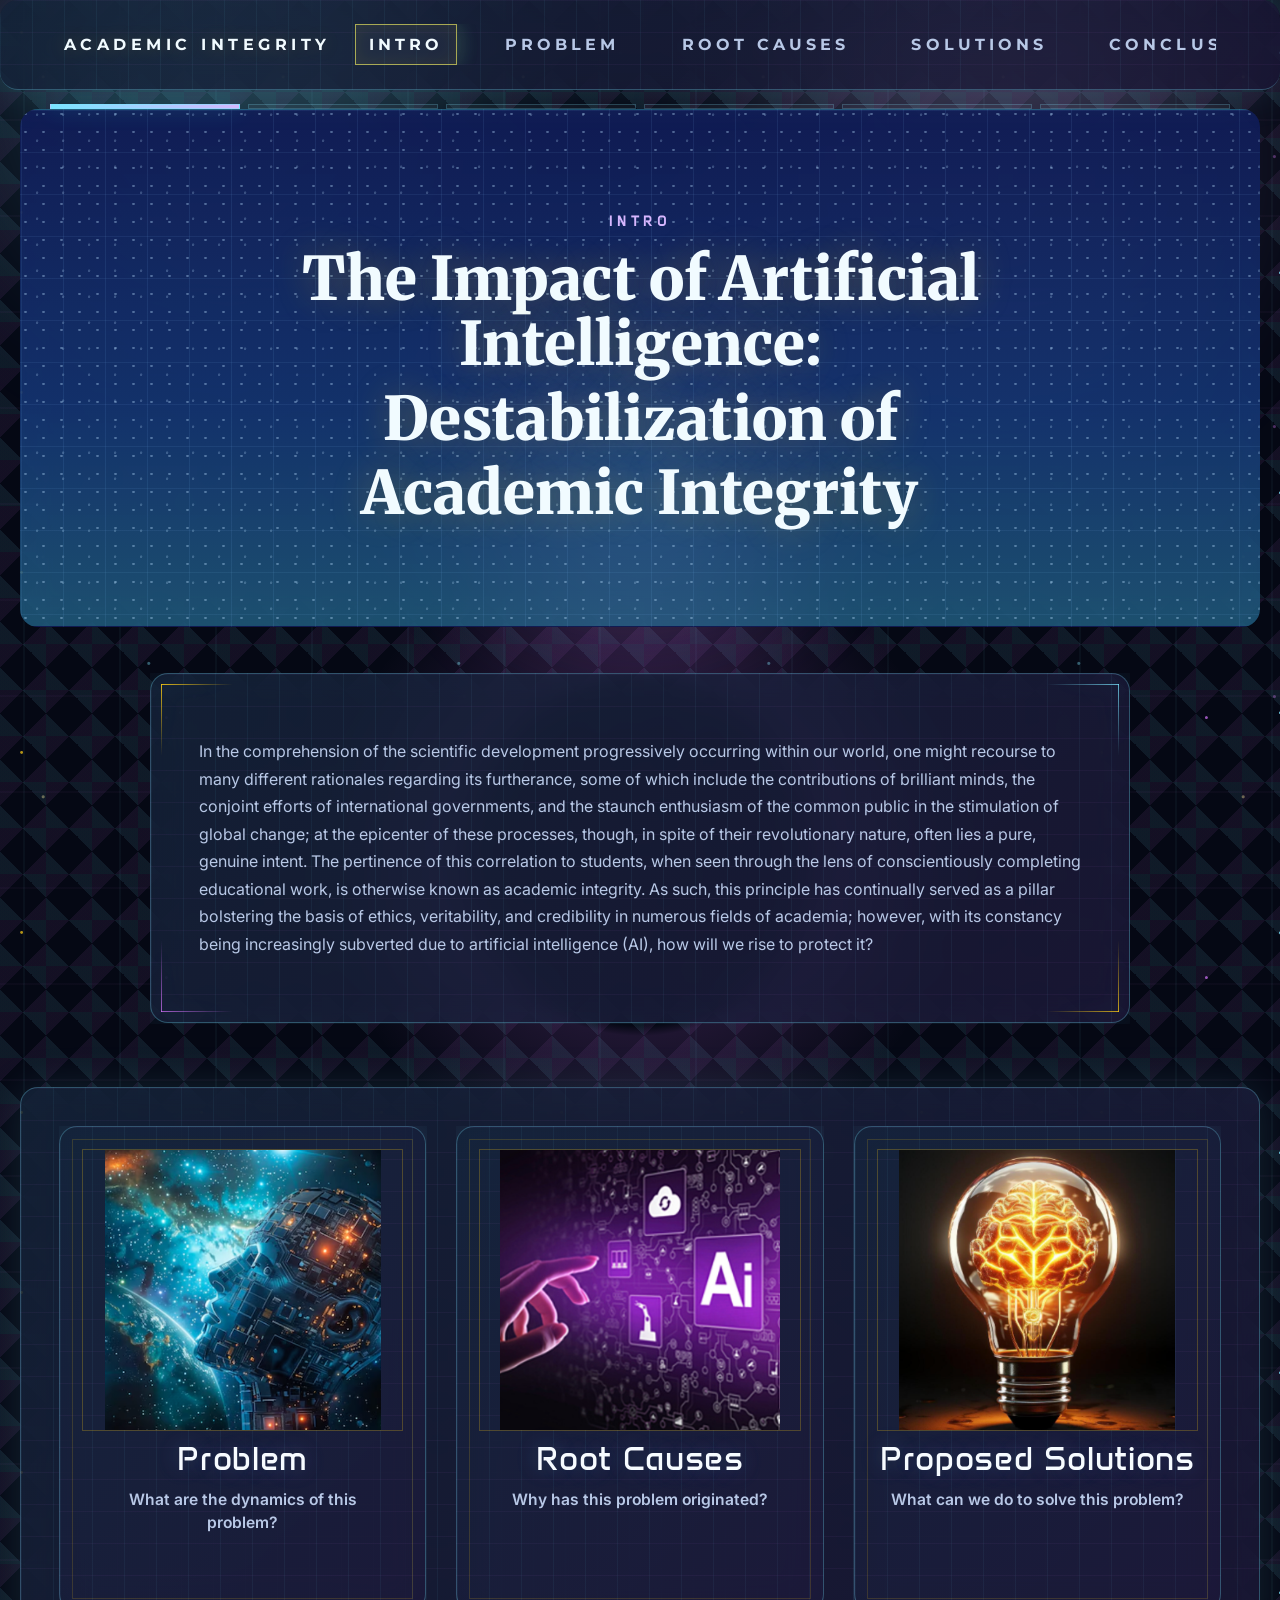
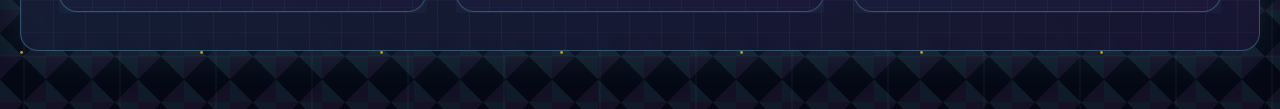
<file: index.html>
<!DOCTYPE html>
<html lang="en">
<head>
  <meta charset="UTF-8">
  <meta name="viewport" content="width=device-width, initial-scale=1.0">
  <title>The Impact of Artificial Intelligence: Destabilization of Academic Integrity</title>
  <link rel="preconnect" href="https://fonts.googleapis.com">
  <link rel="preconnect" href="https://fonts.gstatic.com" crossorigin>
  <link href="https://fonts.googleapis.com/css2?family=Cormorant+Garamond:wght@500;600;700&family=Anta&family=Inter:wght@400;500;600;700;800&family=Merriweather:wght@400;700;900&family=Montserrat:wght@400;500;600;700;800&display=swap" rel="stylesheet">
  <link rel="stylesheet" href="styles.css?v=claude22">
</head>
<body>
  <header class="site-header">
    <a class="brand" href="index.html">Academic Integrity</a>
    <nav class="nav">
      <a class="active" href="index.html">Intro</a>
      <a href="problem.html">Problem</a>
      <a href="root-causes.html">Root Causes</a>
      <a href="solutions.html">Solutions</a>
      <a href="conclusion.html">Conclusion</a>
    </nav>
  </header>

  <main>
    <section class="hero compass-frame">
      <div class="hero-copy">
        <p class="eyebrow">Intro</p>
        <h1><span>The Impact of Artificial Intelligence:</span><span>Destabilization of</span><span>Academic Integrity</span></h1>
      </div>
      <div class="ai-core" aria-hidden="true"></div>
    </section>

    <section class="single-panel intro-panel">
      <p>In the comprehension of the scientific development progressively occurring within our world, one might recourse to many different rationales regarding its furtherance, some of which include the contributions of brilliant minds, the conjoint efforts of international governments, and the staunch enthusiasm of the common public in the stimulation of global change; at the epicenter of these processes, though, in spite of their revolutionary nature, often lies a pure, genuine intent. The pertinence of this correlation to students, when seen through the lens of conscientiously completing educational work, is otherwise known as academic integrity. As such, this principle has continually served as a pillar bolstering the basis of ethics, veritability, and credibility in numerous fields of academia; however, with its constancy being increasingly subverted due to artificial intelligence (AI), how will we rise to protect it?</p>
    </section>

    <section class="feature-grid">
      <a class="feature-card" href="problem.html">
        <img class="feature-image" src="assets/problem-ai-head.png" alt="">
        <span class="feature-title">Problem</span>
        <span class="feature-question">What are the dynamics of this problem?</span>
      </a>
      <a class="feature-card" href="root-causes.html">
        <img class="feature-image" src="assets/root-causes-ai-tools.png" alt="">
        <span class="feature-title">Root Causes</span>
        <span class="feature-question">Why has this problem originated?</span>
      </a>
      <a class="feature-card" href="solutions.html">
        <img class="feature-image" src="assets/solutions-brain-bulb.png" alt="">
        <span class="feature-title">Proposed Solutions</span>
        <span class="feature-question">What can we do to solve this problem?</span>
      </a>
    </section>
  </main>
  <script src="theme-loader.js?v=76"></script>
</body>
</html>
</file>
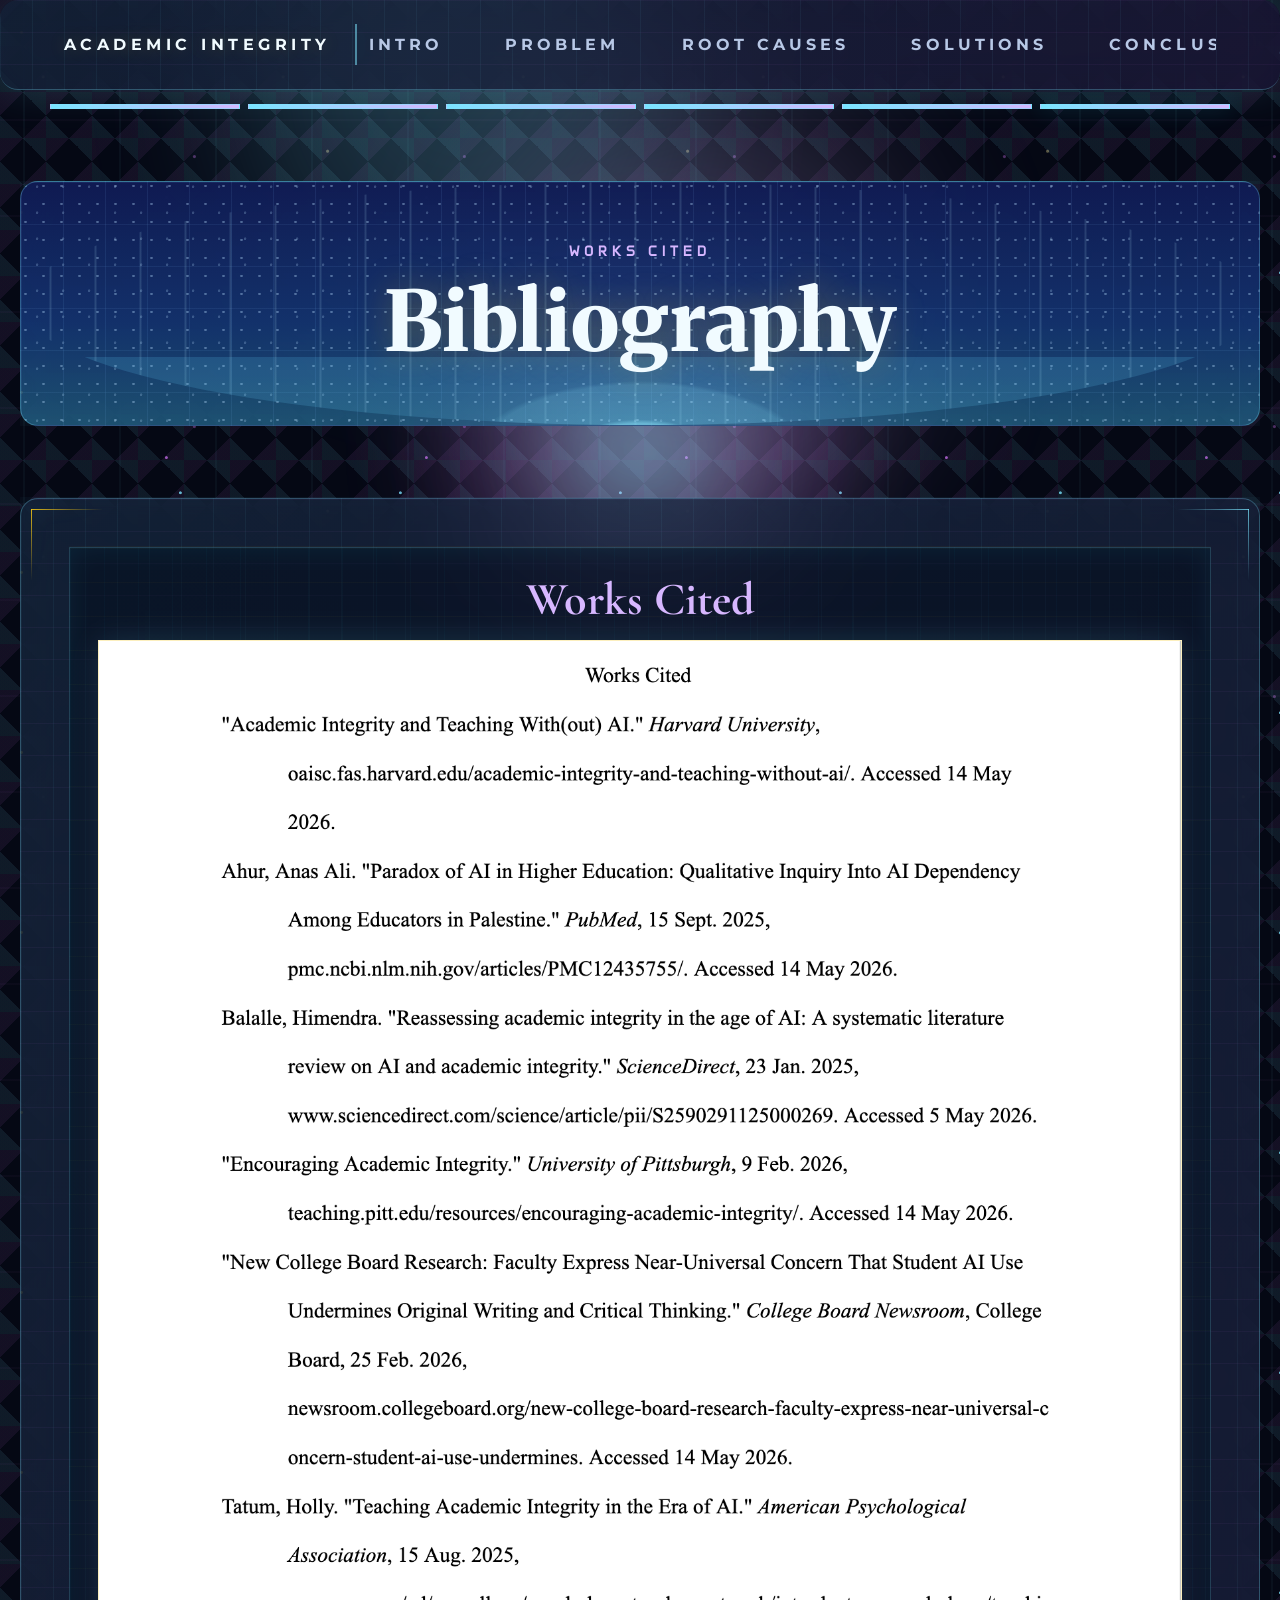
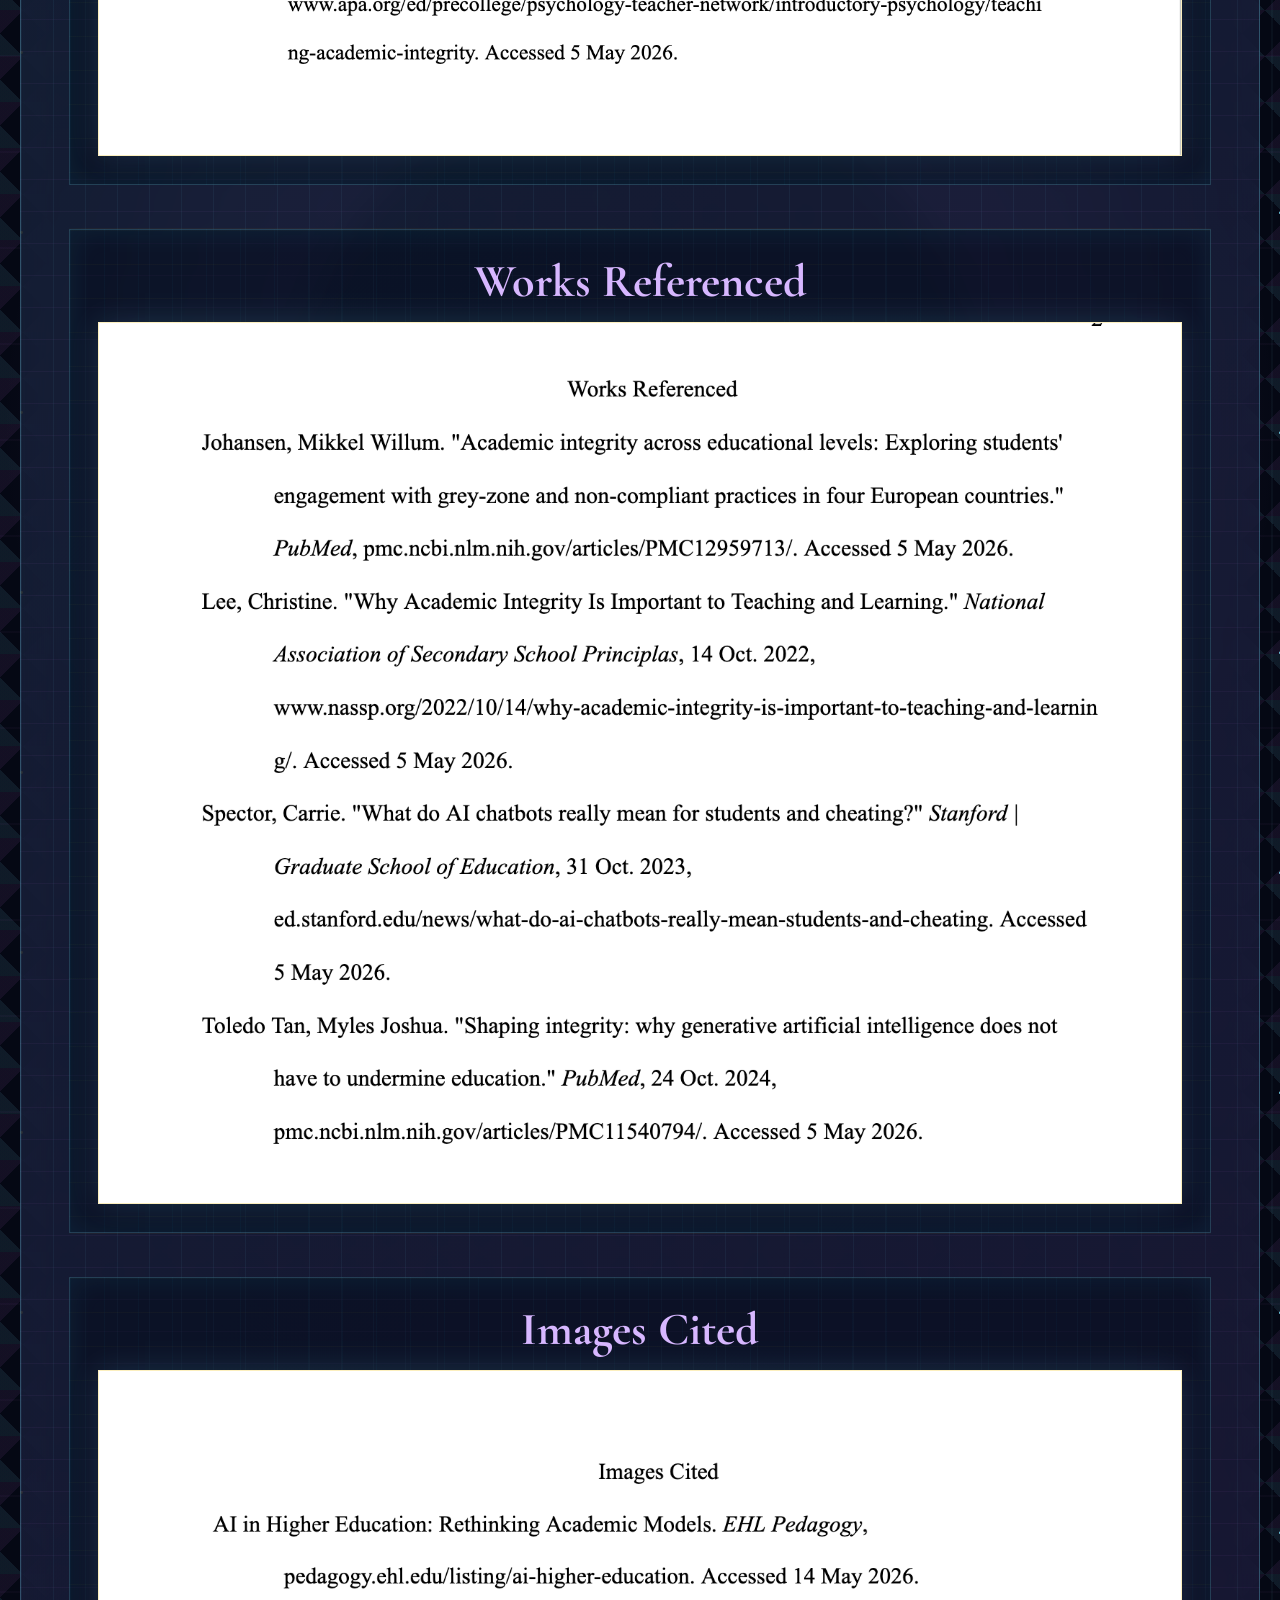
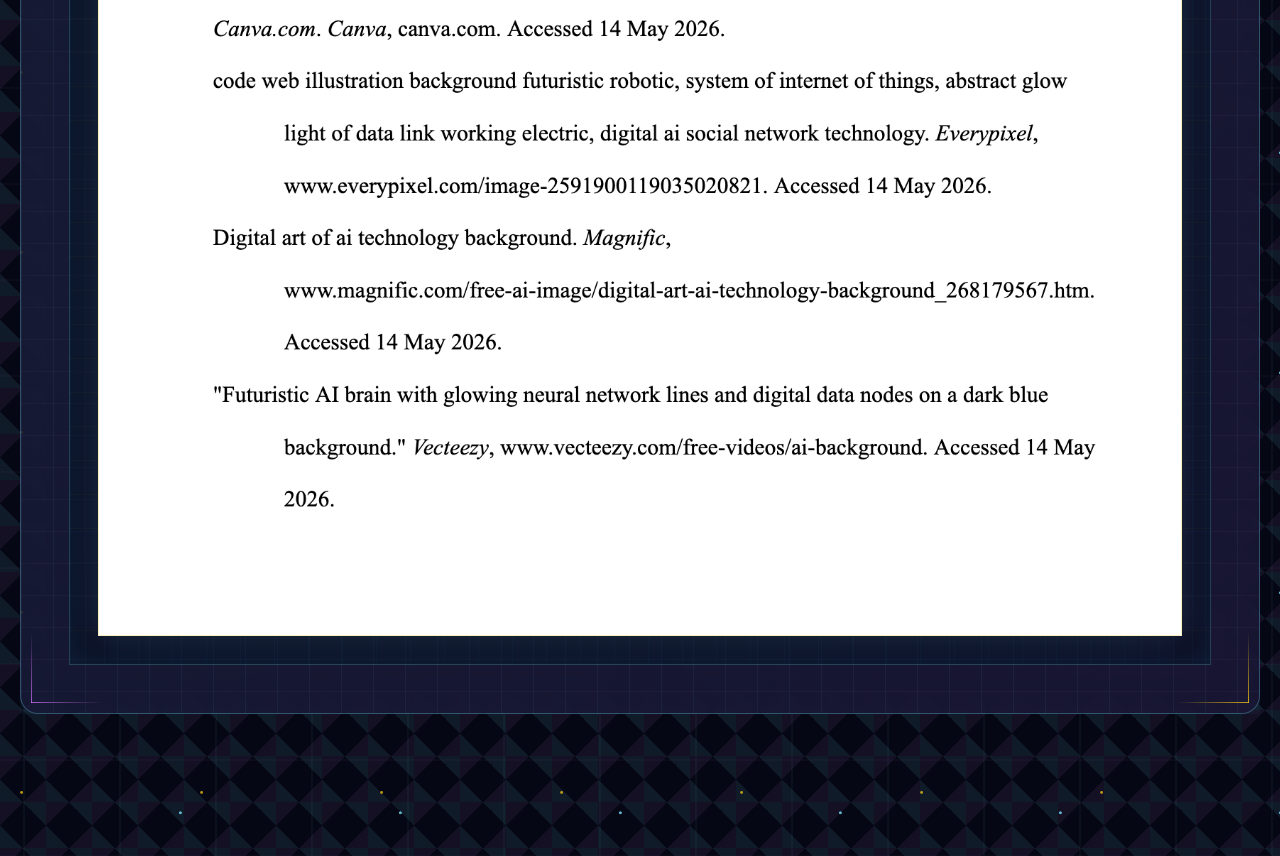
<file: citations.html>
<!DOCTYPE html>
<html lang="en">
<head>
  <meta charset="UTF-8">
  <meta name="viewport" content="width=device-width, initial-scale=1.0">
  <title>Bibliography</title>
  <link rel="preconnect" href="https://fonts.googleapis.com">
  <link rel="preconnect" href="https://fonts.gstatic.com" crossorigin>
  <link href="https://fonts.googleapis.com/css2?family=Cormorant+Garamond:wght@500;600;700&family=Anta&family=Inter:wght@400;500;600;700;800&family=Merriweather:wght@400;700;900&family=Montserrat:wght@400;500;600;700;800&display=swap" rel="stylesheet">
  <link rel="stylesheet" href="styles.css?v=claude22">
</head>
<body>
  <header class="site-header">
    <a class="brand" href="index.html">Academic Integrity</a>
    <nav class="nav">
      <a href="index.html">Intro</a>
      <a href="problem.html">Problem</a>
      <a href="root-causes.html">Root Causes</a>
      <a href="solutions.html">Solutions</a>
      <a href="conclusion.html">Conclusion</a>
    </nav>
  </header>

  <main class="page citations-page">
    <section class="page-heading digital-frame">
      <p class="eyebrow">Works Cited</p>
      <h1>Bibliography</h1>
    </section>

    <section class="single-panel citation-image-gallery">
      <article class="citation-image-card">
        <h2>Works Cited</h2>
        <img src="assets/works-cited-screenshot.png?v=5" alt="Works Cited">
      </article>
      <article class="citation-image-card">
        <h2>Works Referenced</h2>
        <img src="assets/works-referenced-screenshot.png" alt="Works Referenced">
      </article>
      <article class="citation-image-card">
        <h2>Images Cited</h2>
        <img src="assets/images-cited-screenshot.png" alt="Images Cited">
      </article>
    </section>
  </main>
  <script src="theme-loader.js?v=76"></script>
</body>
</html>
</file>
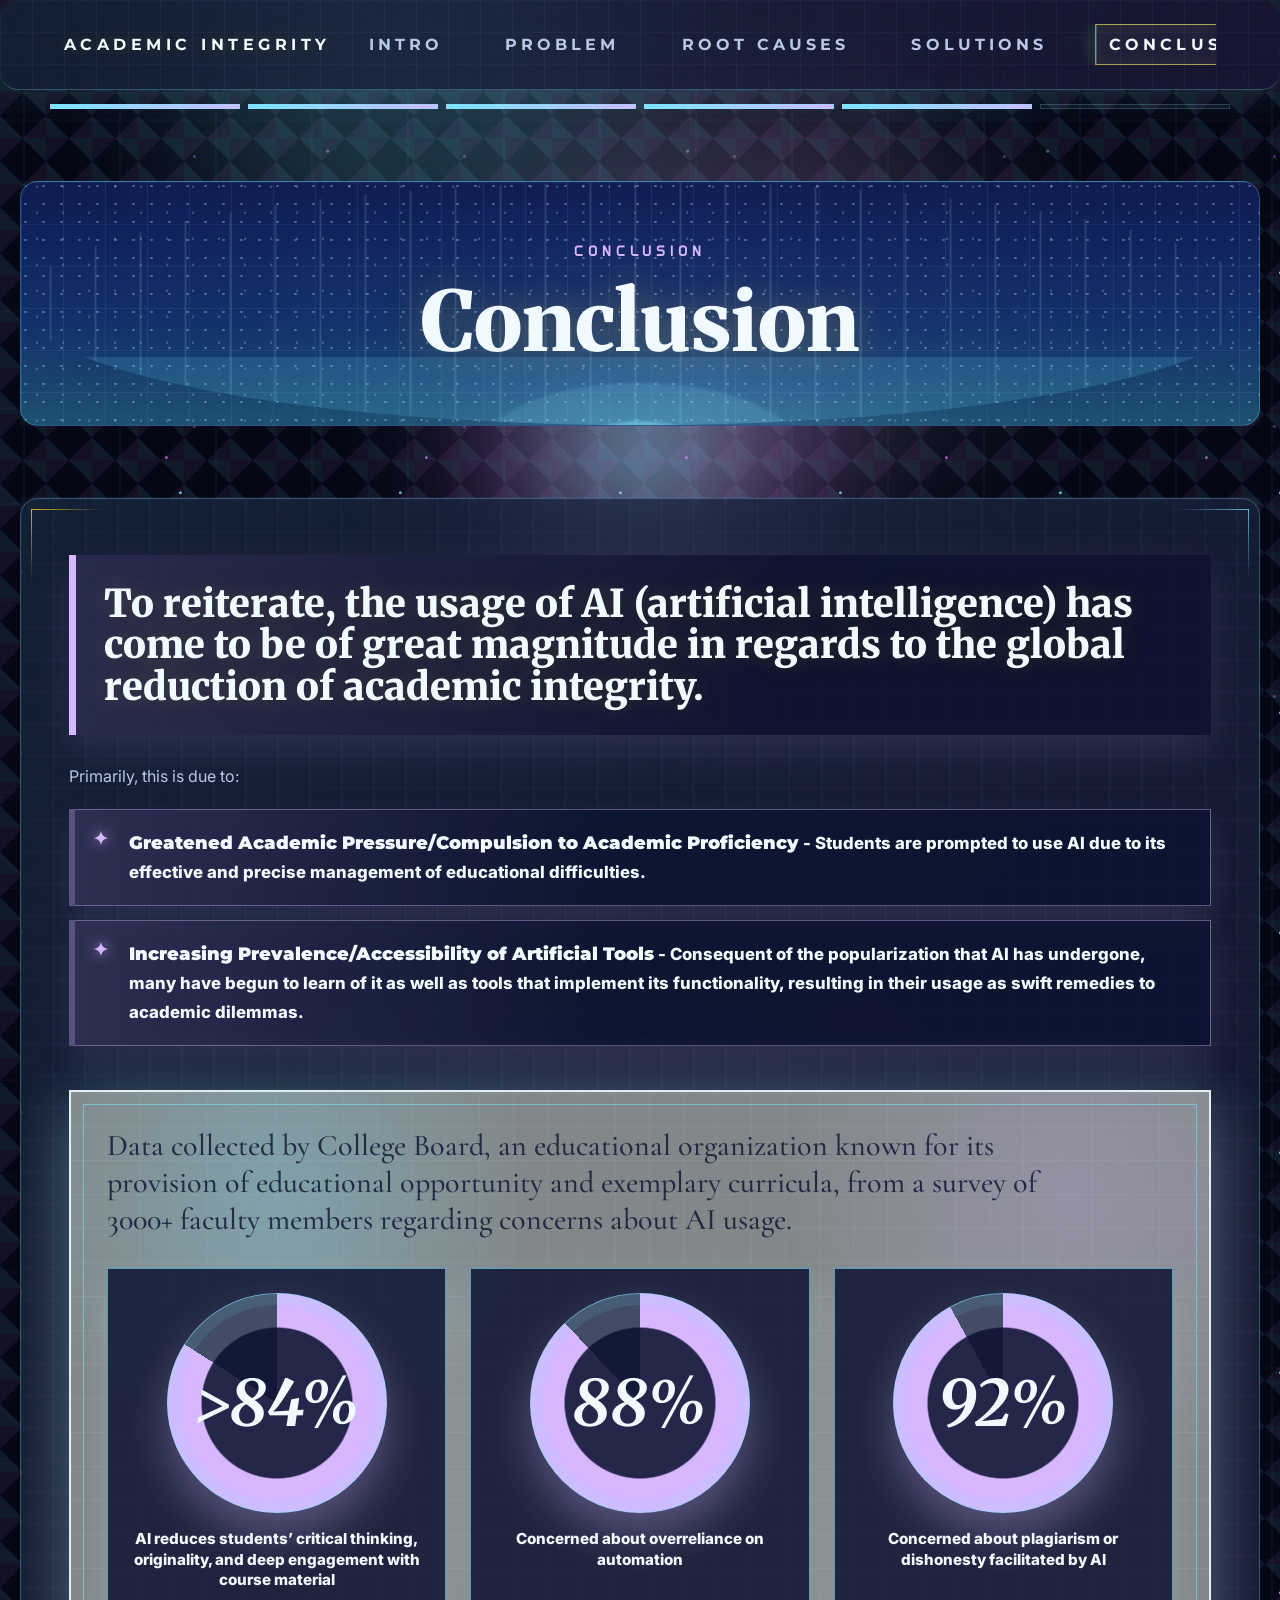
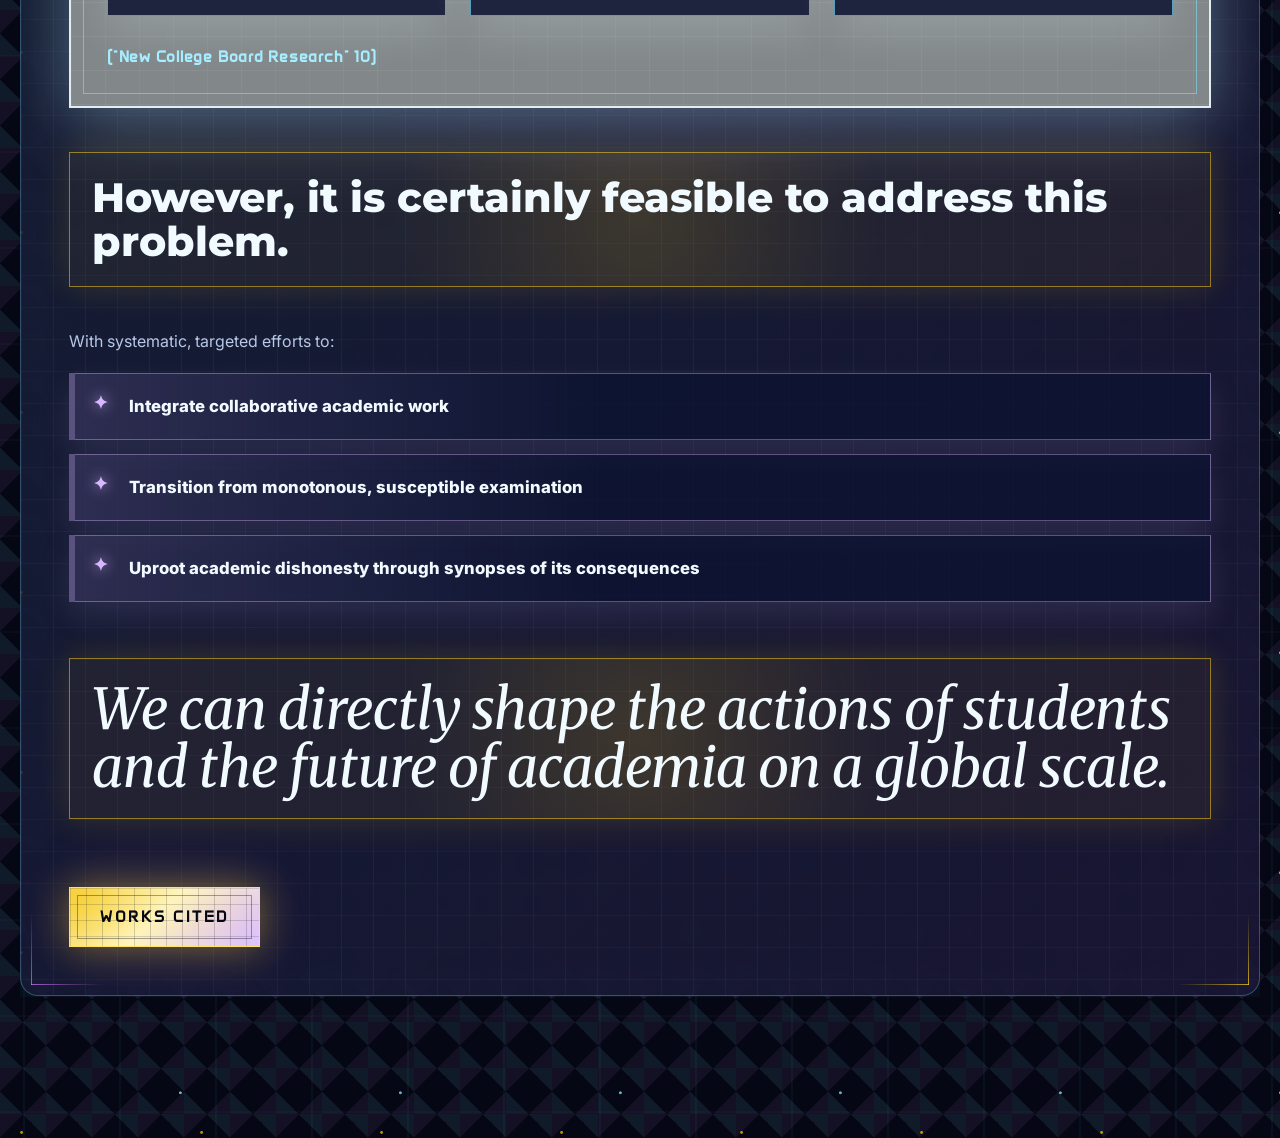
<file: conclusion.html>
<!DOCTYPE html>
<html lang="en">
<head>
  <meta charset="UTF-8">
  <meta name="viewport" content="width=device-width, initial-scale=1.0">
  <title>Conclusion</title>
  <link rel="preconnect" href="https://fonts.googleapis.com">
  <link rel="preconnect" href="https://fonts.gstatic.com" crossorigin>
  <link href="https://fonts.googleapis.com/css2?family=Cormorant+Garamond:wght@500;600;700&family=Anta&family=Inter:wght@400;500;600;700;800&family=Merriweather:wght@400;700;900&family=Montserrat:wght@400;500;600;700;800&display=swap" rel="stylesheet">
  <link rel="stylesheet" href="styles.css?v=claude22">
</head>
<body>
  <header class="site-header">
    <a class="brand" href="index.html">Academic Integrity</a>
    <nav class="nav">
      <a href="index.html">Intro</a>
      <a href="problem.html">Problem</a>
      <a href="root-causes.html">Root Causes</a>
      <a href="solutions.html">Solutions</a>
      <a class="active" href="conclusion.html">Conclusion</a>
    </nav>
  </header>

  <main class="page conclusion-page">
    <section class="page-heading digital-frame">
      <p class="eyebrow">Conclusion</p>
      <h1>Conclusion</h1>
    </section>

    <section class="single-panel">
      <p class="conclusion-thesis">To reiterate, the usage of AI (artificial intelligence) has come to be of great magnitude in regards to the global reduction of academic integrity.</p>
      <p>Primarily, this is due to:</p>
      <ul class="accent-list">
        <li><strong>Greatened Academic Pressure/Compulsion to Academic Proficiency</strong> - Students are prompted to use AI due to its effective and precise management of educational difficulties.</li>
        <li><strong>Increasing Prevalence/Accessibility of Artificial Tools</strong> - Consequent of the popularization that AI has undergone, many have begun to learn of it as well as tools that implement its functionality, resulting in their usage as swift remedies to academic dilemmas.</li>
      </ul>

      <section class="college-board-visual" aria-label="College Board faculty survey statistics">
        <p class="college-board-description">Data collected by College Board, an educational organization known for its provision of educational opportunity and exemplary curricula, from a survey of 3000+ faculty members regarding concerns about AI usage.</p>
        <div class="pie-chart-grid">
          <article class="pie-chart-card" style="--angle: 302.4deg">
            <div class="pie-chart"><strong>&gt;84%</strong></div>
            <p>AI reduces students’ critical thinking, originality, and deep engagement with course material</p>
          </article>
          <article class="pie-chart-card" style="--angle: 316.8deg">
            <div class="pie-chart"><strong>88%</strong></div>
            <p>Concerned about overreliance on automation</p>
          </article>
          <article class="pie-chart-card" style="--angle: 331.2deg">
            <div class="pie-chart"><strong>92%</strong></div>
            <p>Concerned about plagiarism or dishonesty facilitated by AI</p>
          </article>
        </div>
        <p class="college-board-citation">("New College Board Research" 10)</p>
      </section>

      <p class="impact-line">However, it is certainly feasible to address this problem.</p>
      <p>With systematic, targeted efforts to:</p>
      <ul class="accent-list">
        <li>Integrate collaborative academic work</li>
        <li>Transition from monotonous, susceptible examination</li>
        <li>Uproot academic dishonesty through synopses of its consequences</li>
      </ul>
      <p class="impact-line closing-impact">We can directly shape the actions of students and the future of academia on a global scale.</p>
      <a class="citation-page-link" href="citations.html">Works Cited</a>
    </section>
  </main>
  <script src="theme-loader.js?v=76"></script>
</body>
</html>
</file>
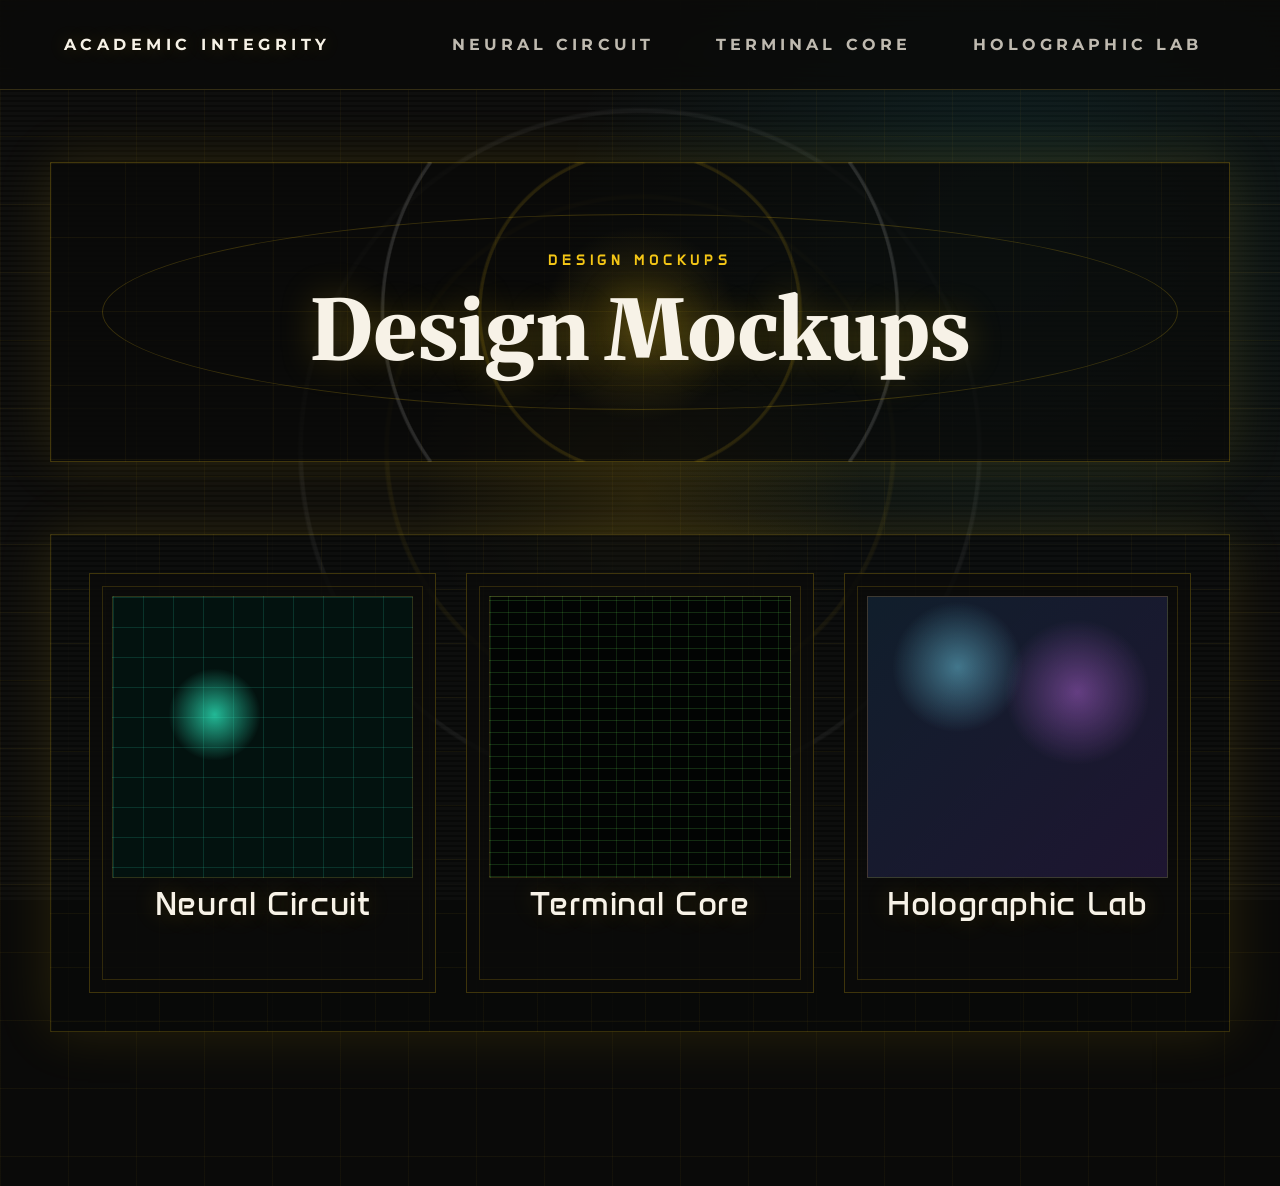
<file: designs.html>
<!DOCTYPE html>
<html lang="en">
<head>
  <meta charset="UTF-8">
  <meta name="viewport" content="width=device-width, initial-scale=1.0">
  <title>Design Mockups</title>
  <link rel="preconnect" href="https://fonts.googleapis.com">
  <link rel="preconnect" href="https://fonts.gstatic.com" crossorigin>
  <link href="https://fonts.googleapis.com/css2?family=Cormorant+Garamond:wght@500;600;700&family=Anta&family=Inter:wght@400;500;600;700;800&family=Merriweather:wght@400;700;900&family=Montserrat:wght@400;500;600;700;800&display=swap" rel="stylesheet">
  <link rel="stylesheet" href="styles.css?v=finalbibliography6">
</head>
<body>
  <header class="site-header">
    <a class="brand" href="index.html">Academic Integrity</a>
    <nav class="nav">
      <a href="index.html?design=neural">Neural Circuit</a>
      <a href="index.html?design=terminal">Terminal Core</a>
      <a href="index.html?design=holo">Holographic Lab</a>
    </nav>
  </header>

  <main class="page">
    <section class="page-heading digital-frame">
      <p class="eyebrow">Design Mockups</p>
      <h1>Design Mockups</h1>
    </section>

    <section class="feature-grid design-grid">
      <a class="feature-card design-card" href="index.html?design=neural">
        <span class="design-swatch neural-swatch"></span>
        <span class="feature-title">Neural Circuit</span>
      </a>
      <a class="feature-card design-card" href="index.html?design=terminal">
        <span class="design-swatch terminal-swatch"></span>
        <span class="feature-title">Terminal Core</span>
      </a>
      <a class="feature-card design-card" href="index.html?design=holo">
        <span class="design-swatch holo-swatch"></span>
        <span class="feature-title">Holographic Lab</span>
      </a>
    </section>
  </main>
</body>
</html>
</file>
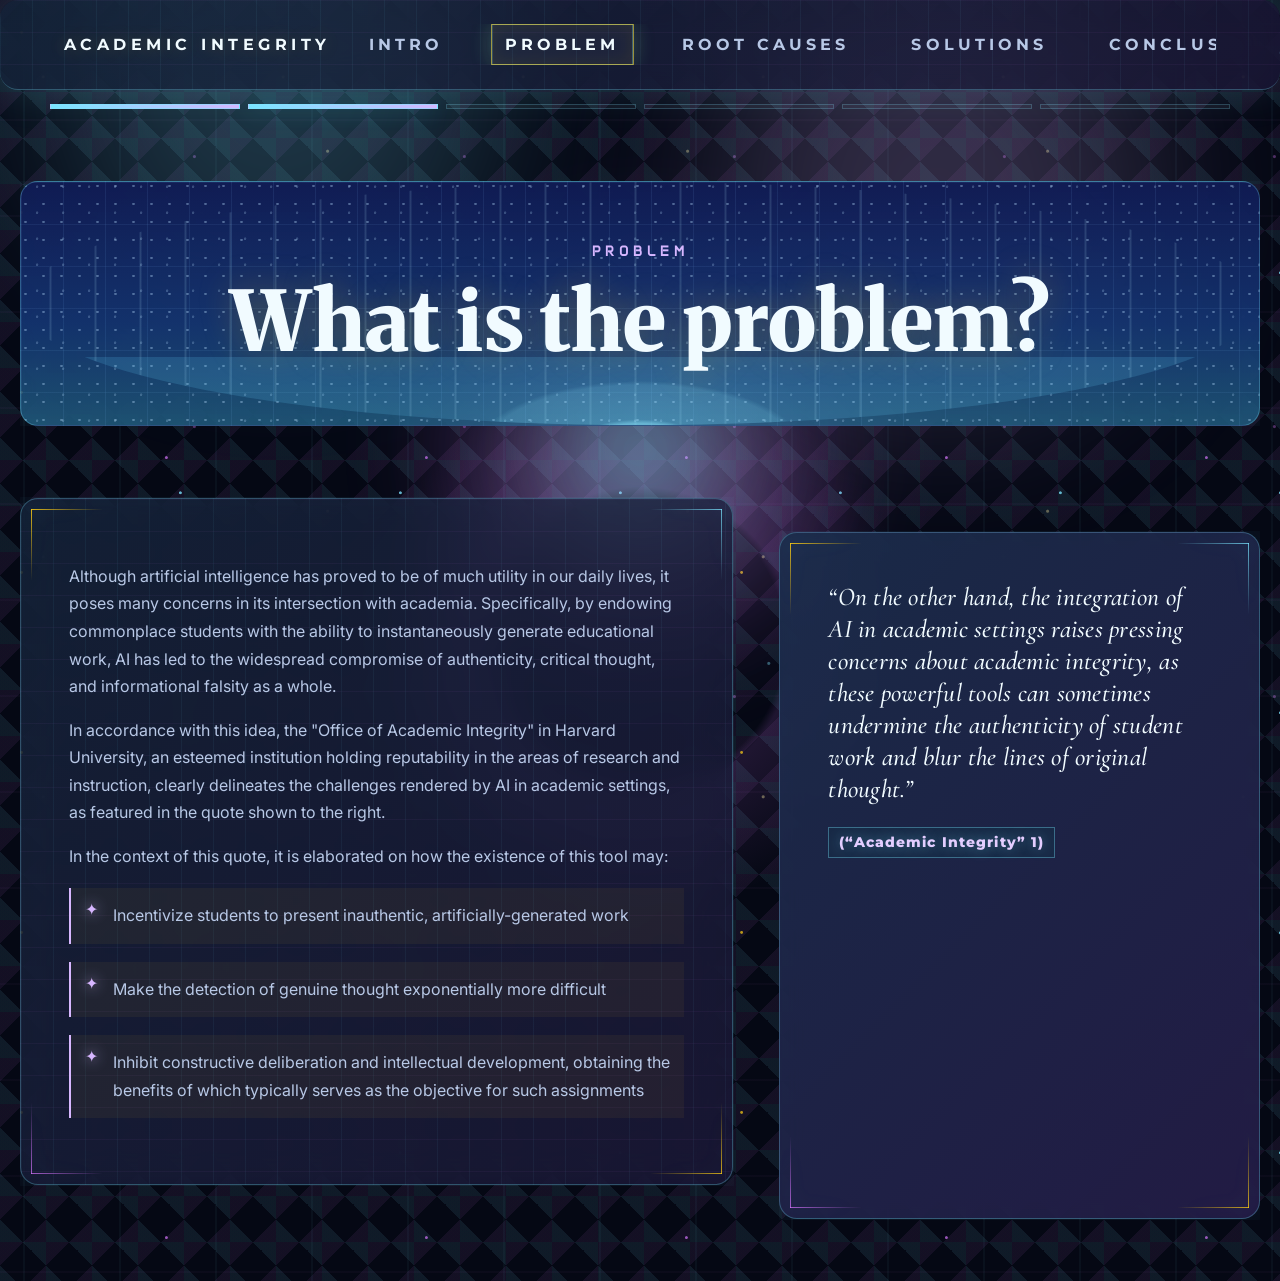
<file: problem.html>
<!DOCTYPE html>
<html lang="en">
<head>
  <meta charset="UTF-8">
  <meta name="viewport" content="width=device-width, initial-scale=1.0">
  <title>What is the problem?</title>
  <link rel="preconnect" href="https://fonts.googleapis.com">
  <link rel="preconnect" href="https://fonts.gstatic.com" crossorigin>
  <link href="https://fonts.googleapis.com/css2?family=Cormorant+Garamond:wght@500;600;700&family=Anta&family=Inter:wght@400;500;600;700;800&family=Merriweather:wght@400;700;900&family=Montserrat:wght@400;500;600;700;800&display=swap" rel="stylesheet">
  <link rel="stylesheet" href="styles.css?v=claude22">
</head>
<body>
  <header class="site-header">
    <a class="brand" href="index.html">Academic Integrity</a>
    <nav class="nav">
      <a href="index.html">Intro</a>
      <a class="active" href="problem.html">Problem</a>
      <a href="root-causes.html">Root Causes</a>
      <a href="solutions.html">Solutions</a>
      <a href="conclusion.html">Conclusion</a>
    </nav>
  </header>

  <main class="page">
    <section class="page-heading digital-frame">
      <p class="eyebrow">Problem</p>
      <h1>What is the problem?</h1>
    </section>

    <section class="content-grid">
      <article class="main-panel">
        <p>Although artificial intelligence has proved to be of much utility in our daily lives, it poses many concerns in its intersection with academia. Specifically, by endowing commonplace students with the ability to instantaneously generate educational work, AI has led to the widespread compromise of authenticity, critical thought, and informational falsity as a whole.</p>
        <p>In accordance with this idea, the "Office of Academic Integrity" in Harvard University, an esteemed institution holding reputability in the areas of research and instruction, clearly delineates the challenges rendered by AI in academic settings, as featured in the quote shown to the right.</p>
        <p>In the context of this quote, it is elaborated on how the existence of this tool may:</p>
        <ul class="accent-list">
          <li>Incentivize students to present inauthentic, artificially-generated work</li>
          <li>Make the detection of genuine thought exponentially more difficult</li>
          <li>Inhibit constructive deliberation and intellectual development, obtaining the benefits of which typically serves as the objective for such assignments</li>
        </ul>
      </article>

      <aside class="quote-panel">
        <blockquote>“On the other hand, the integration of AI in academic settings raises pressing concerns about academic integrity, as these powerful tools can sometimes undermine the authenticity of student work and blur the lines of original thought.”</blockquote>
        <p>(“Academic Integrity” 1)</p>
      </aside>
    </section>
  </main>
  <script src="theme-loader.js?v=76"></script>
</body>
</html>
</file>
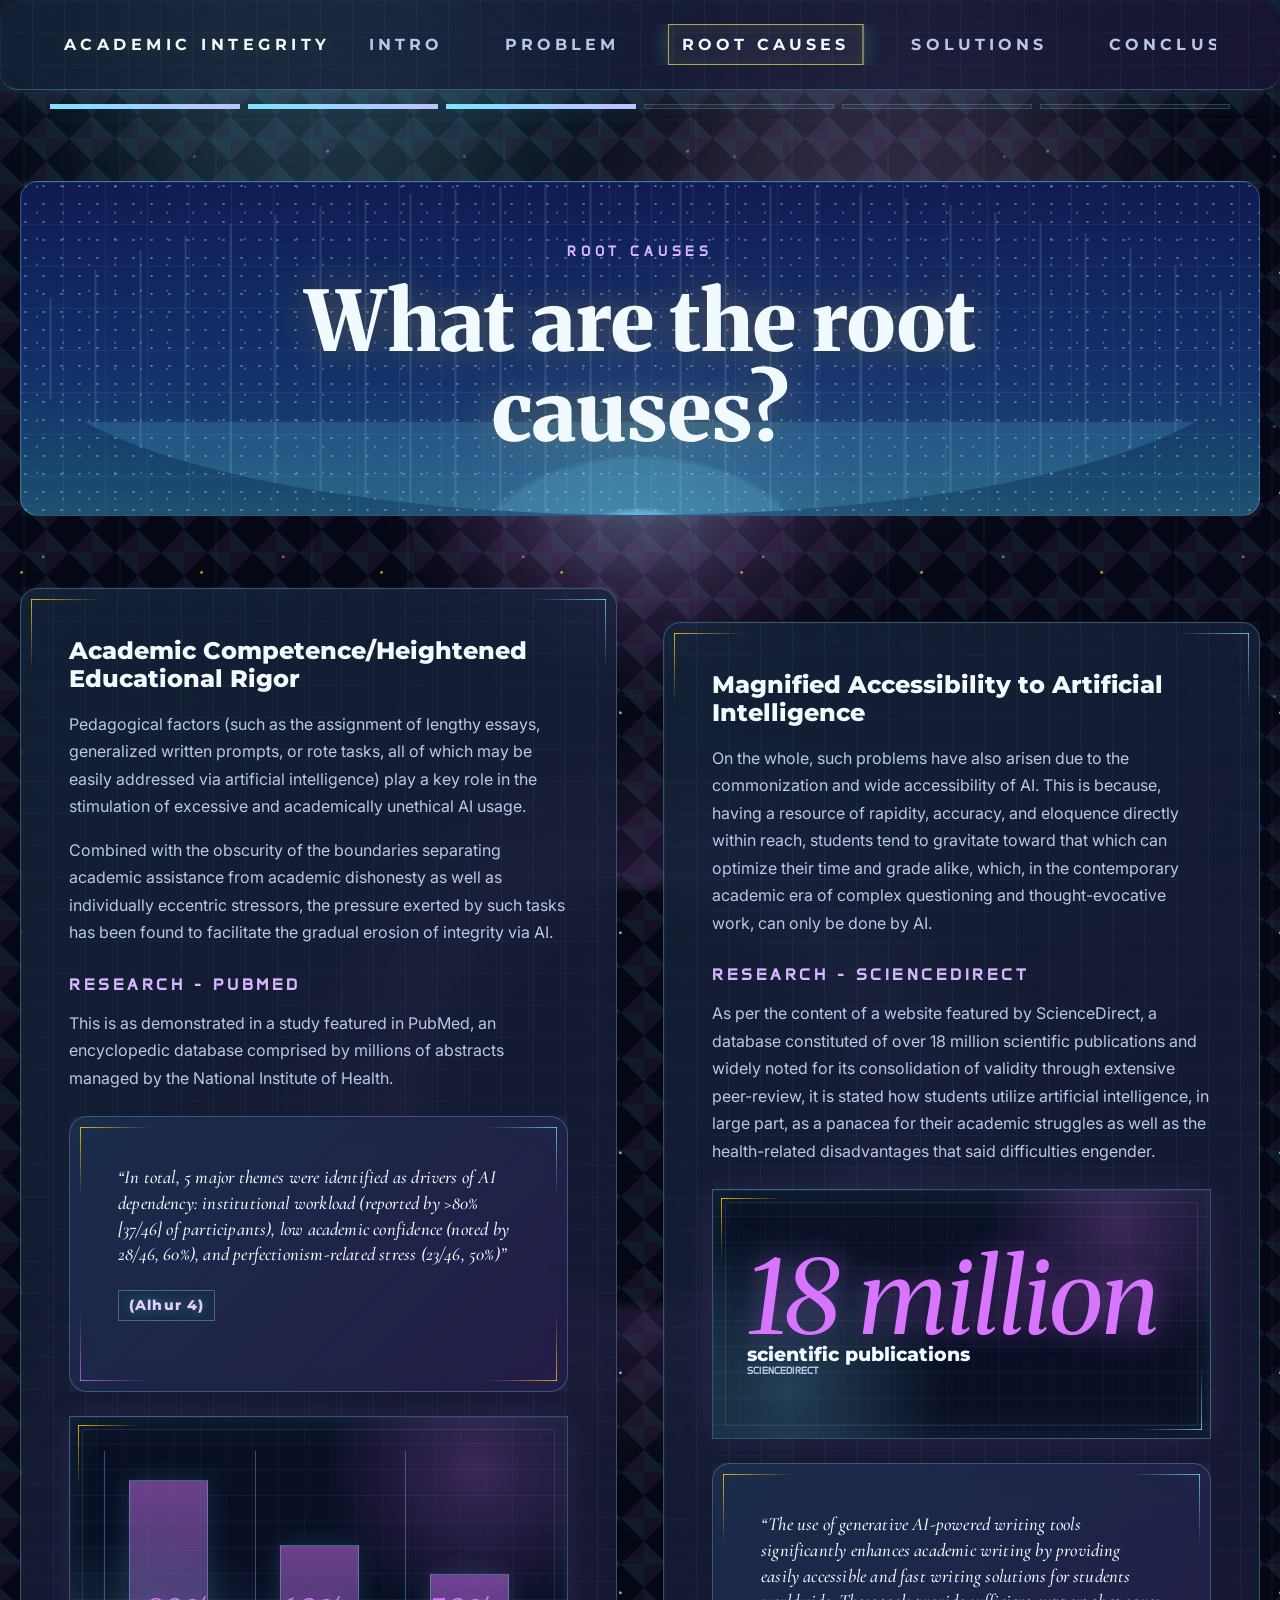
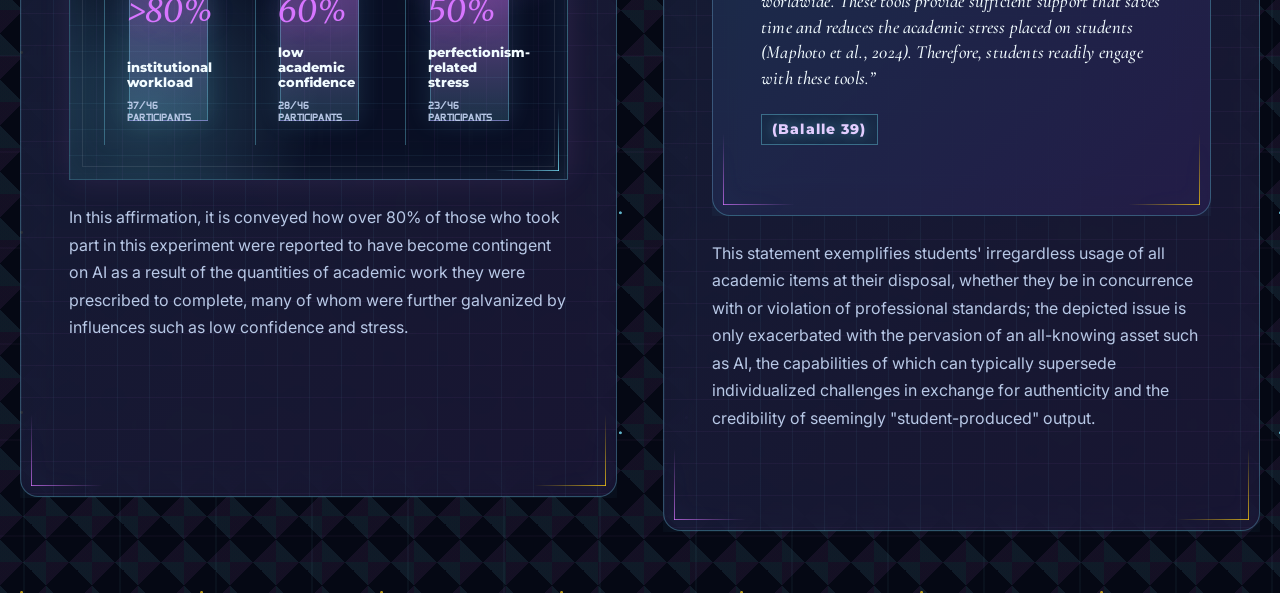
<file: root-causes.html>
<!DOCTYPE html>
<html lang="en">
<head>
  <meta charset="UTF-8">
  <meta name="viewport" content="width=device-width, initial-scale=1.0">
  <title>What are the root causes?</title>
  <link rel="preconnect" href="https://fonts.googleapis.com">
  <link rel="preconnect" href="https://fonts.gstatic.com" crossorigin>
  <link href="https://fonts.googleapis.com/css2?family=Cormorant+Garamond:wght@500;600;700&family=Anta&family=Inter:wght@400;500;600;700;800&family=Merriweather:wght@400;700;900&family=Montserrat:wght@400;500;600;700;800&display=swap" rel="stylesheet">
  <link rel="stylesheet" href="styles.css?v=claude22">
</head>
<body>
  <header class="site-header">
    <a class="brand" href="index.html">Academic Integrity</a>
    <nav class="nav">
      <a href="index.html">Intro</a>
      <a href="problem.html">Problem</a>
      <a class="active" href="root-causes.html">Root Causes</a>
      <a href="solutions.html">Solutions</a>
      <a href="conclusion.html">Conclusion</a>
    </nav>
  </header>

  <main class="page">
    <section class="page-heading digital-frame">
      <p class="eyebrow">Root Causes</p>
      <h1>What are the root causes?</h1>
    </section>

    <section class="two-column">
      <article class="main-panel">
        <h2>Academic Competence/Heightened Educational Rigor</h2>
        <p>Pedagogical factors (such as the assignment of lengthy essays, generalized written prompts, or rote tasks, all of which may be easily addressed via artificial intelligence) play a key role in the stimulation of excessive and academically unethical AI usage.</p>
        <p>Combined with the obscurity of the boundaries separating academic assistance from academic dishonesty as well as individually eccentric stressors, the pressure exerted by such tasks has been found to facilitate the gradual erosion of integrity via AI.</p>
        <h3>Research - PubMed</h3>
        <p>This is as demonstrated in a study featured in PubMed, an encyclopedic database comprised by millions of abstracts managed by the National Institute of Health.</p>
        <div class="quote-panel quote-panel-inline">
          <blockquote>“In total, 5 major themes were identified as drivers of AI dependency: institutional workload (reported by &gt;80% [37/46] of participants), low academic confidence (noted by 28/46, 60%), and perfectionism-related stress (23/46, 50%)”</blockquote>
          <p>(Alhur 4)</p>
        </div>
        <div class="stat-visual stat-bars" aria-label="PubMed statistics">
          <div class="stat-card">
            <strong>&gt;80%</strong>
            <span>institutional workload</span>
            <em>37/46<br>participants</em>
            <i style="--value: 82%"></i>
          </div>
          <div class="stat-card">
            <strong>60%</strong>
            <span>low academic confidence</span>
            <em>28/46<br>participants</em>
            <i style="--value: 60%"></i>
          </div>
          <div class="stat-card">
            <strong>50%</strong>
            <span>perfectionism-related stress</span>
            <em>23/46<br>participants</em>
            <i style="--value: 50%"></i>
          </div>
        </div>
        <p>In this affirmation, it is conveyed how over 80% of those who took part in this experiment were reported to have become contingent on AI as a result of the quantities of academic work they were prescribed to complete, many of whom were further galvanized by influences such as low confidence and stress.</p>
      </article>

      <article class="main-panel">
        <h2>Magnified Accessibility to Artificial Intelligence</h2>
        <p>On the whole, such problems have also arisen due to the commonization and wide accessibility of AI. This is because, having a resource of rapidity, accuracy, and eloquence directly within reach, students tend to gravitate toward that which can optimize their time and grade alike, which, in the contemporary academic era of complex questioning and thought-evocative work, can only be done by AI.</p>
        <h3>Research - ScienceDirect</h3>
        <p>As per the content of a website featured by ScienceDirect, a database constituted of over 18 million scientific publications and widely noted for its consolidation of validity through extensive peer-review, it is stated how students utilize artificial intelligence, in large part, as a panacea for their academic struggles as well as the health-related disadvantages that said difficulties engender.</p>
        <div class="stat-visual stat-count" aria-label="ScienceDirect statistic">
          <strong>18 million</strong>
          <span>scientific publications</span>
          <em>ScienceDirect</em>
        </div>
        <div class="quote-panel quote-panel-inline">
          <blockquote>“The use of generative AI-powered writing tools significantly enhances academic writing by providing easily accessible and fast writing solutions for students worldwide. These tools provide sufficient support that saves time and reduces the academic stress placed on students (Maphoto et al., 2024). Therefore, students readily engage with these tools.”</blockquote>
          <p>(Balalle 39)</p>
        </div>
        <p>This statement exemplifies students' irregardless usage of all academic items at their disposal, whether they be in concurrence with or violation of professional standards; the depicted issue is only exacerbated with the pervasion of an all-knowing asset such as AI, the capabilities of which can typically supersede individualized challenges in exchange for authenticity and the credibility of seemingly "student-produced" output.</p>
      </article>
    </section>
  </main>
  <script src="theme-loader.js?v=76"></script>
</body>
</html>
</file>
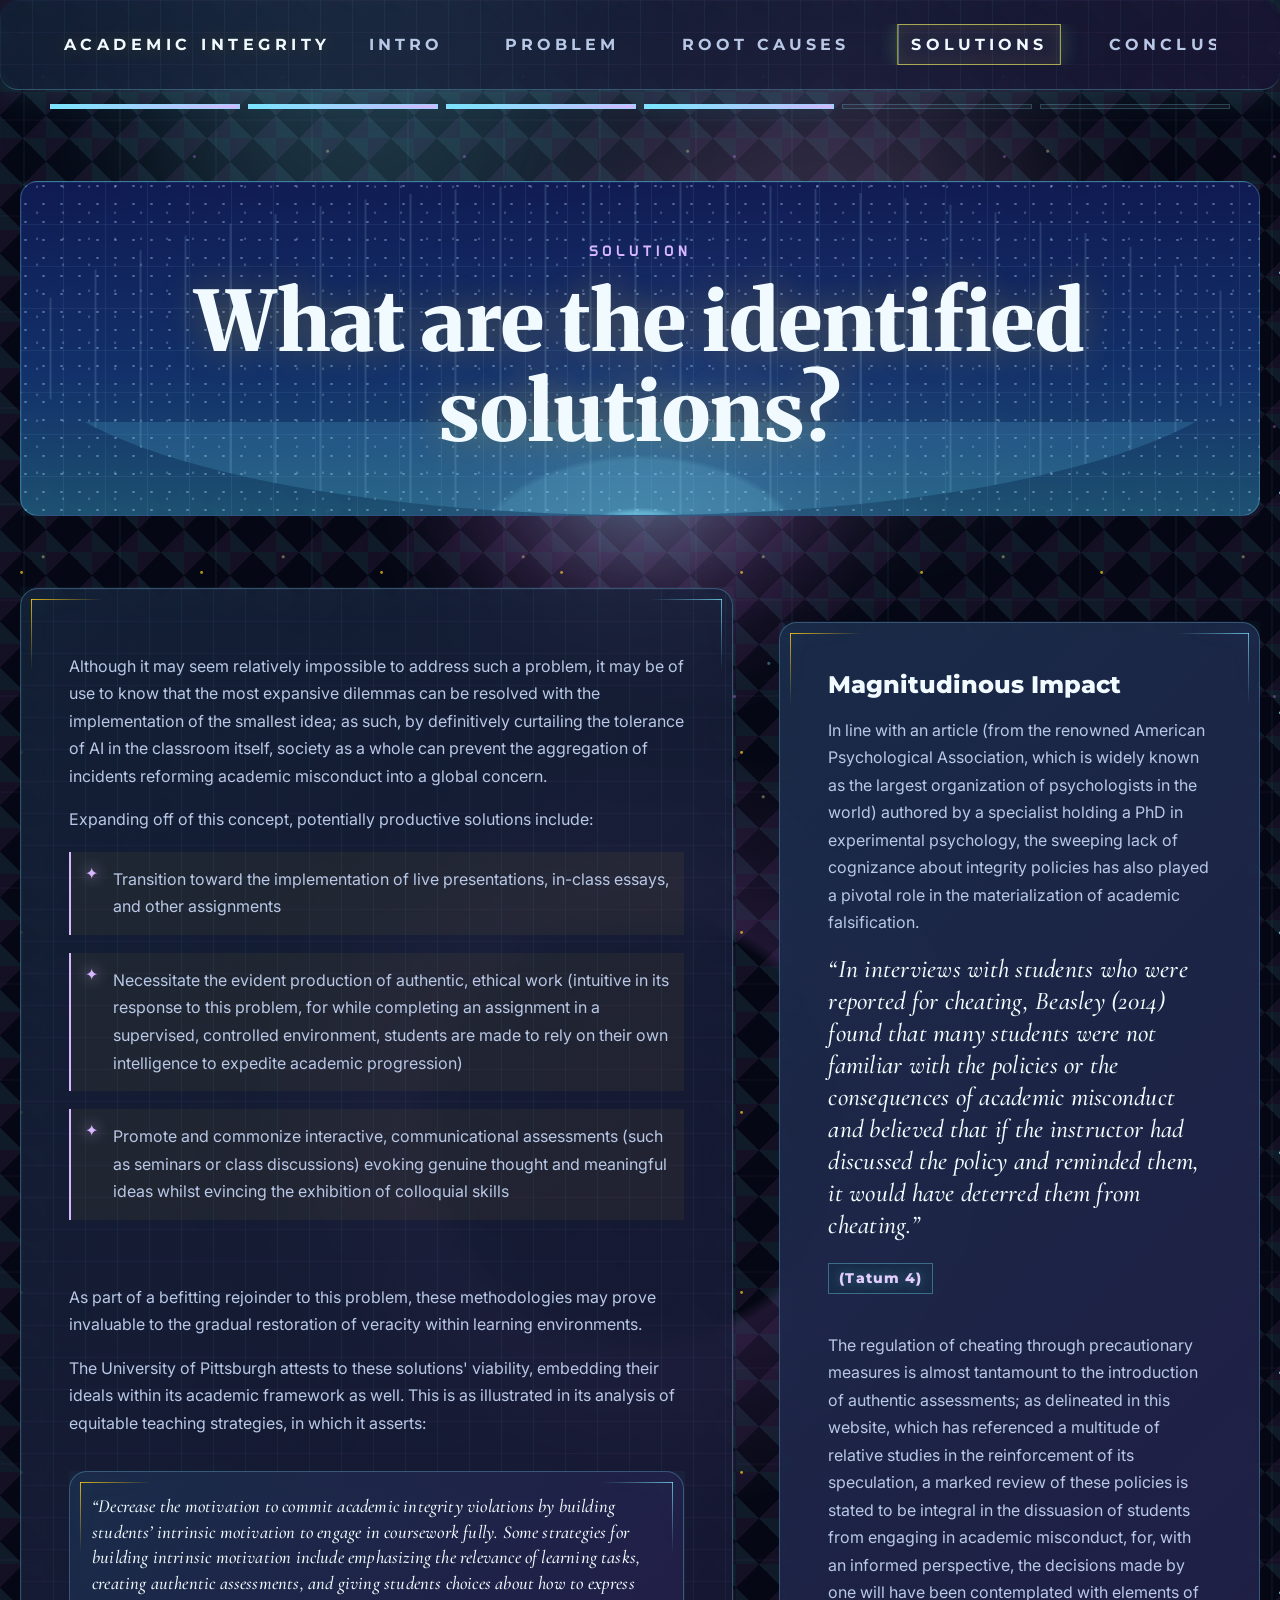
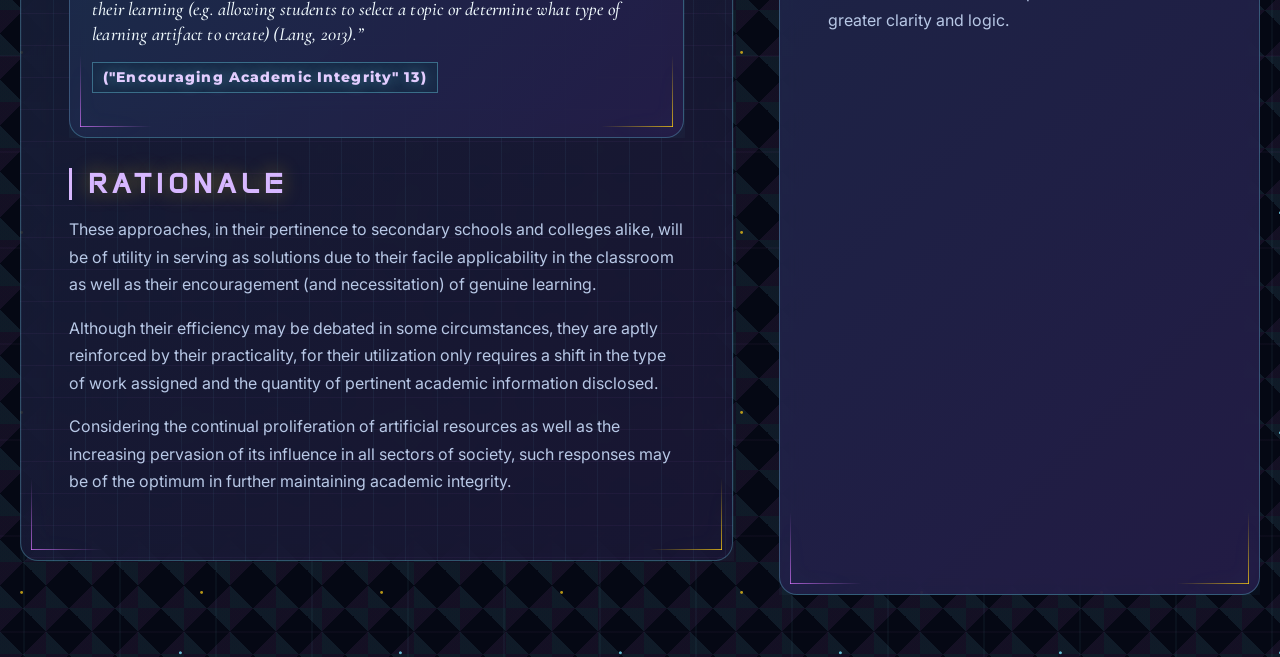
<file: solutions.html>
<!DOCTYPE html>
<html lang="en">
<head>
  <meta charset="UTF-8">
  <meta name="viewport" content="width=device-width, initial-scale=1.0">
  <title>What are the identified solutions?</title>
  <link rel="preconnect" href="https://fonts.googleapis.com">
  <link rel="preconnect" href="https://fonts.gstatic.com" crossorigin>
  <link href="https://fonts.googleapis.com/css2?family=Cormorant+Garamond:wght@500;600;700&family=Anta&family=Inter:wght@400;500;600;700;800&family=Merriweather:wght@400;700;900&family=Montserrat:wght@400;500;600;700;800&display=swap" rel="stylesheet">
  <link rel="stylesheet" href="styles.css?v=claude22">
</head>
<body>
  <header class="site-header">
    <a class="brand" href="index.html">Academic Integrity</a>
    <nav class="nav">
      <a href="index.html">Intro</a>
      <a href="problem.html">Problem</a>
      <a href="root-causes.html">Root Causes</a>
      <a class="active" href="solutions.html">Solutions</a>
      <a href="conclusion.html">Conclusion</a>
    </nav>
  </header>

  <main class="page">
    <section class="page-heading digital-frame">
      <p class="eyebrow">Solution</p>
      <h1>What are the identified solutions?</h1>
    </section>

    <section class="content-grid">
      <article class="main-panel">
        <p>Although it may seem relatively impossible to address such a problem, it may be of use to know that the most expansive dilemmas can be resolved with the implementation of the smallest idea; as such, by definitively curtailing the tolerance of AI in the classroom itself, society as a whole can prevent the aggregation of incidents reforming academic misconduct into a global concern.</p>
        <p>Expanding off of this concept, potentially productive solutions include:</p>
        <ul class="accent-list">
          <li>Transition toward the implementation of live presentations, in-class essays, and other assignments</li>
          <li>Necessitate the evident production of authentic, ethical work (intuitive in its response to this problem, for while completing an assignment in a supervised, controlled environment, students are made to rely on their own intelligence to expedite academic progression)</li>
          <li>Promote and commonize interactive, communicational assessments (such as seminars or class discussions) evoking genuine thought and meaningful ideas whilst evincing the exhibition of colloquial skills</li>
        </ul>
        <p class="post-list-gap">As part of a befitting rejoinder to this problem, these methodologies may prove invaluable to the gradual restoration of veracity within learning environments.</p>
        <p>The University of Pittsburgh attests to these solutions' viability, embedding their ideals within its academic framework as well. This is as illustrated in its analysis of equitable teaching strategies, in which it asserts:</p>
        <div class="quote-panel quote-panel-inline compact-quote">
          <blockquote>“Decrease the motivation to commit academic integrity violations by building students’ intrinsic motivation to engage in coursework fully. Some strategies for building intrinsic motivation include emphasizing the relevance of learning tasks, creating authentic assessments, and giving students choices about how to express their learning (e.g. allowing students to select a topic or determine what type of learning artifact to create) (Lang, 2013).”</blockquote>
          <p>("Encouraging Academic Integrity" 13)</p>
        </div>
        <h2 class="rationale-heading">Rationale</h2>
        <p>These approaches, in their pertinence to secondary schools and colleges alike, will be of utility in serving as solutions due to their facile applicability in the classroom as well as their encouragement (and necessitation) of genuine learning.</p>
        <p>Although their efficiency may be debated in some circumstances, they are aptly reinforced by their practicality, for their utilization only requires a shift in the type of work assigned and the quantity of pertinent academic information disclosed.</p>
        <p>Considering the continual proliferation of artificial resources as well as the increasing pervasion of its influence in all sectors of society, such responses may be of the optimum in further maintaining academic integrity.</p>
      </article>

      <aside class="quote-panel">
        <h2>Magnitudinous Impact</h2>
        <p>In line with an article (from the renowned American Psychological Association, which is widely known as the largest organization of psychologists in the world) authored by a specialist holding a PhD in experimental psychology, the sweeping lack of cognizance about integrity policies has also played a pivotal role in the materialization of academic falsification.</p>
        <blockquote>“In interviews with students who were reported for cheating, Beasley (2014) found that many students were not familiar with the policies or the consequences of academic misconduct and believed that if the instructor had discussed the policy and reminded them, it would have deterred them from cheating.”</blockquote>
        <p>(Tatum 4)</p>
        <p>The regulation of cheating through precautionary measures is almost tantamount to the introduction of authentic assessments; as delineated in this website, which has referenced a multitude of relative studies in the reinforcement of its speculation, a marked review of these policies is stated to be integral in the dissuasion of students from engaging in academic misconduct, for, with an informed perspective, the decisions made by one will have been contemplated with elements of greater clarity and logic.</p>
      </aside>
    </section>
  </main>
  <script src="theme-loader.js?v=76"></script>
</body>
</html>
</file>
<file: styles.css>
:root {
  --bg: #0a0a09;
  --panel: rgba(16, 17, 17, 0.84);
  --panel-strong: rgba(18, 18, 17, 0.96);
  --line: rgba(216, 183, 67, 0.2);
  --line-strong: #f5c716;
  --ink: #f7f2e7;
  --muted: #bfbab0;
  --accent: #21e6ff;
  --warning: #f5c716;
  --magenta: #ab70ff;
  --shadow: 0 0 52px rgba(245, 199, 22, 0.13);
  --font-display: "Montserrat";
  --font-serif: "Merriweather";
  --font-ui: "Montserrat";
  --font-body: "Inter";
  --font-digital: "Anta";
  --font-accent: "Cormorant Garamond";
  --font-quote: "Magnolia Script", "Binate", Georgia, "Cormorant Garamond", serif;
}

* {
  box-sizing: border-box;
}

body {
  margin: 0;
  min-height: 100vh;
  color: var(--ink);
  font-family: var(--font-body);
  --cursor-x: 50%;
  --cursor-y: 50%;
  --tilt-x: 0deg;
  --tilt-y: 0deg;
  --glow-x: 50%;
  --glow-y: 50%;
  background:
    radial-gradient(circle at 50% 42%, rgba(245, 199, 22, 0.11), transparent 24%),
    radial-gradient(circle at 78% 20%, rgba(33, 230, 255, 0.09), transparent 32%),
    linear-gradient(rgba(245, 199, 22, 0.05) 1px, transparent 1px),
    linear-gradient(90deg, rgba(245, 199, 22, 0.04) 1px, transparent 1px),
    var(--bg);
  background-size: auto, auto, 68px 68px, 68px 68px, auto;
}

.ambient-field {
  position: fixed;
  inset: 0;
  z-index: -1;
  pointer-events: none;
  overflow: hidden;
}

.ambient-field span {
  position: absolute;
  width: 34vw;
  aspect-ratio: 1;
  border-radius: 50%;
  filter: blur(84px);
  opacity: 0.2;
  transform: translate(-50%, -50%);
  transition: left 500ms ease, top 500ms ease, opacity 300ms ease;
}

.ambient-field span:nth-child(1) {
  left: calc(18% + (var(--page-ratio) * 18%));
  top: 10%;
  background: var(--accent);
}

.ambient-field span:nth-child(2) {
  left: calc(78% - (var(--page-ratio) * 24%));
  top: calc(18% + (var(--page-ratio) * 16%));
  background: var(--warning);
}

.ambient-field span:nth-child(3) {
  left: var(--cursor-x);
  top: var(--cursor-y);
  width: 30vw;
  opacity: 0.24;
  filter: blur(54px);
  background: var(--magenta);
}

.ambient-field::after {
  content: "";
  position: absolute;
  left: var(--cursor-x);
  top: var(--cursor-y);
  width: min(520px, 46vw);
  aspect-ratio: 1;
  border-radius: 50%;
  pointer-events: none;
  transform: translate(-50%, -50%);
  background:
    radial-gradient(circle, color-mix(in srgb, var(--accent), transparent 54%) 0%, color-mix(in srgb, var(--warning), transparent 78%) 28%, color-mix(in srgb, var(--magenta), transparent 88%) 46%, transparent 72%);
  filter: blur(28px);
  mix-blend-mode: screen;
  opacity: 0.78;
}

body::before {
  content: "";
  position: fixed;
  inset: 0;
  pointer-events: none;
  background:
    radial-gradient(circle at 50% 50%, transparent 0 32%, rgba(245, 199, 22, 0.06) 32.2% 32.5%, transparent 32.8% 43%, rgba(255, 255, 255, 0.05) 43.2% 43.5%, transparent 43.8%),
    linear-gradient(transparent 50%, rgba(255, 255, 255, 0.018) 50%);
  background-size: auto, 100% 5px;
  mix-blend-mode: screen;
}

a {
  color: inherit;
  text-decoration: none;
}

p,
li {
  color: var(--muted);
  font-family: var(--font-body);
  font-size: clamp(1rem, 1.25vw, 1.12rem);
  line-height: 1.72;
}

.site-header {
  position: sticky;
  top: 0;
  z-index: 10;
  display: flex;
  align-items: center;
  justify-content: space-between;
  gap: 24px;
  padding: 24px clamp(20px, 5vw, 72px);
  border-bottom: 1px solid var(--line);
  background: rgba(10, 10, 9, 0.82);
  backdrop-filter: blur(16px);
}

.brand {
  color: var(--ink);
  font-family: var(--font-ui);
  font-weight: 700;
  letter-spacing: 0.28em;
  text-transform: uppercase;
  text-shadow: 0 0 18px rgba(245, 199, 22, 0.22);
  white-space: nowrap;
}

.nav {
  position: relative;
  display: flex;
  gap: clamp(8px, 3vw, 34px);
  overflow-x: auto;
  max-width: 100%;
  scrollbar-width: none;
}

.nav a {
  position: relative;
  z-index: 1;
  border: 1px solid transparent;
  padding: 10px 13px;
  color: var(--muted);
  font-family: var(--font-ui);
  font-size: 0.98rem;
  font-weight: 700;
  letter-spacing: 0.26em;
  text-transform: uppercase;
  white-space: nowrap;
}

.nav-indicator {
  position: absolute;
  z-index: 0;
  left: 0;
  top: 0;
  bottom: 0;
  border: 1px solid var(--line-strong);
  background: rgba(255, 255, 255, 0.04);
  box-shadow: 0 0 22px rgba(33, 230, 255, 0.16);
  transition: transform 220ms ease, width 220ms ease;
  pointer-events: none;
}

.route-progress {
  position: sticky;
  top: 88px;
  z-index: 9;
  width: min(1180px, calc(100% - 32px));
  margin: 14px auto 0;
  display: grid;
  grid-template-columns: repeat(var(--page-count, 6), minmax(0, 1fr));
  gap: 8px;
  pointer-events: auto;
}

.route-dot {
  height: 5px;
  border: 1px solid var(--line);
  background: rgba(255, 255, 255, 0.04);
  transition: transform 180ms ease, background 180ms ease, border-color 180ms ease;
}

.route-dot.is-lit {
  border-color: var(--line-strong);
  background: linear-gradient(90deg, var(--accent), var(--warning));
}

.route-dot.is-current {
  box-shadow: 0 0 22px rgba(33, 230, 255, 0.24);
}

.nav a:hover,
.nav a.active {
  border-color: rgba(245, 199, 22, 0.55);
  color: var(--ink);
  box-shadow: inset 0 0 18px rgba(245, 199, 22, 0.08), 0 0 24px rgba(245, 199, 22, 0.12);
}

main {
  width: min(1180px, calc(100% - 32px));
  margin: 0 auto;
}

.hero {
  min-height: min(680px, calc(78vh - 66px));
  display: grid;
  place-items: center;
  padding: clamp(44px, 7vw, 82px) clamp(18px, 4vw, 48px);
}

.compass-frame,
.digital-frame {
  position: relative;
  overflow: hidden;
  border: 1px solid rgba(245, 199, 22, 0.24);
  background:
    radial-gradient(circle at 50% 54%, rgba(245, 199, 22, 0.18), transparent 16%),
    radial-gradient(circle at 50% 50%, transparent 0 26%, rgba(245, 199, 22, 0.13) 26.2% 26.5%, transparent 26.8% 42%, rgba(255, 255, 255, 0.13) 42.2% 42.5%, transparent 42.8%),
    linear-gradient(rgba(245, 199, 22, 0.055) 1px, transparent 1px),
    linear-gradient(90deg, rgba(245, 199, 22, 0.04) 1px, transparent 1px),
    rgba(10, 10, 9, 0.74);
  background-size: auto, auto, 74px 74px, 74px 74px, auto;
  box-shadow: var(--shadow);
}

.compass-frame::before,
.digital-frame::before {
  content: "";
  position: absolute;
  inset: clamp(22px, 4vw, 58px);
  border: 1px solid rgba(245, 199, 22, 0.2);
  border-radius: 50%;
  pointer-events: none;
}

.compass-frame::after,
.digital-frame::after {
  content: "";
  position: absolute;
  width: min(48vw, 620px);
  aspect-ratio: 1;
  left: 50%;
  top: 50%;
  transform: translate(-50%, -50%) rotate(45deg);
  border: 2px solid rgba(245, 199, 22, 0.78);
  box-shadow: 0 0 38px rgba(245, 199, 22, 0.38);
  clip-path: polygon(50% 0, 56% 44%, 100% 50%, 56% 56%, 50% 100%, 44% 56%, 0 50%, 44% 44%);
  pointer-events: none;
}

.hero-copy,
.page-heading {
  position: relative;
  z-index: 2;
  padding: clamp(24px, 5vw, 48px);
  text-align: center;
}

.hero-copy {
  max-width: 980px;
}

.eyebrow {
  margin: 0 0 14px;
  color: var(--warning);
  font-family: var(--font-digital);
  font-size: 0.84rem;
  font-weight: 800;
  letter-spacing: 0.36em;
  text-transform: uppercase;
}

h1,
h2,
h3 {
  margin: 0;
  color: var(--ink);
  letter-spacing: 0;
  font-family: var(--font-display);
}

h1 {
  max-width: 980px;
  font-size: clamp(2.75rem, 5.3vw, 5.35rem);
  font-family: var(--font-serif);
  font-weight: 900;
  line-height: 1.15;
  text-shadow: 0 0 36px rgba(245, 199, 22, 0.26);
}

h1 span {
  display: block;
}

h1 span:first-child::after {
  content: "";
  display: block;
  width: min(240px, 44vw);
  height: 1px;
  margin: clamp(14px, 2vw, 22px) auto 0;
  background: linear-gradient(90deg, transparent, rgba(245, 199, 22, 0.82), transparent);
}

h1 span + span {
  margin-top: 0.12em;
}

h2 {
  margin-bottom: 18px;
  color: var(--ink);
  font-size: clamp(1.3rem, 1.85vw, 1.9rem);
  font-weight: 800;
  line-height: 1.18;
  overflow-wrap: anywhere;
  hyphens: auto;
}

h3 {
  margin: 28px 0 12px;
  color: var(--warning);
  font-family: var(--font-digital);
  font-size: 1rem;
  letter-spacing: 0.22em;
  text-transform: uppercase;
}

.ai-core {
  position: absolute;
  z-index: 1;
  inset: 12%;
  pointer-events: none;
  background:
    radial-gradient(circle at 50% 50%, rgba(33, 230, 255, 0.55) 0 1.4%, transparent 1.8%),
    linear-gradient(90deg, transparent 0 49.5%, rgba(245, 199, 22, 0.62) 49.8% 50.2%, transparent 50.5%),
    linear-gradient(0deg, transparent 0 49.5%, rgba(245, 199, 22, 0.62) 49.8% 50.2%, transparent 50.5%),
    radial-gradient(circle at 50% 50%, transparent 0 18%, rgba(33, 230, 255, 0.16) 18.2% 18.5%, transparent 18.8% 31%, rgba(33, 230, 255, 0.13) 31.2% 31.5%, transparent 31.8%);
  animation: pulseGrid 5s ease-in-out infinite;
}

.page {
  padding: clamp(34px, 6vw, 72px) 0 clamp(54px, 8vw, 96px);
}

.page-heading {
  min-height: 300px;
  display: grid;
  place-content: center;
  margin-bottom: clamp(34px, 6vw, 72px);
}

.page-heading h1 {
  font-size: clamp(3rem, 6.5vw, 6.6rem);
  line-height: 1.08;
}

.single-panel,
.main-panel,
.quote-panel {
  border: 1px solid var(--line);
  background:
    linear-gradient(rgba(245, 199, 22, 0.035) 1px, transparent 1px),
    linear-gradient(90deg, rgba(245, 199, 22, 0.026) 1px, transparent 1px),
    var(--panel);
  background-size: 42px 42px;
  box-shadow: var(--shadow);
  padding: clamp(26px, 4.4vw, 48px);
}

.motion-panel {
  position: relative;
  opacity: 0;
  clip-path: inset(18px 0 18px 0 round 18px);
  filter: blur(6px);
  transform: translateY(24px) scale(0.985) rotateX(var(--tilt-x)) rotateY(var(--tilt-y));
  transform-style: preserve-3d;
  transition: opacity 650ms ease, transform 650ms ease, filter 650ms ease, clip-path 650ms ease, border-color 180ms ease;
}

.motion-panel.is-visible {
  opacity: 1;
  clip-path: inset(0 0 0 0 round 0);
  filter: blur(0);
  transform: translateY(0) rotateX(var(--tilt-x)) rotateY(var(--tilt-y));
}

.motion-panel::selection {
  background: var(--accent);
  color: var(--bg);
}

.motion-panel::after {
  content: "";
  position: absolute;
  inset: 0;
  z-index: 2;
  pointer-events: none;
  background:
    radial-gradient(circle at var(--glow-x) var(--glow-y), color-mix(in srgb, var(--accent), transparent 56%), color-mix(in srgb, var(--warning), transparent 86%) 20%, transparent 46%);
  opacity: 0;
  transition: opacity 160ms ease;
}

.motion-panel:hover::after {
  opacity: 0.58;
}

.single-panel {
  margin: clamp(26px, 4vw, 46px) 0;
}

.intro-panel {
  max-width: 980px;
  margin-left: auto;
  margin-right: auto;
}

.feature-grid {
  display: grid;
  grid-template-columns: repeat(3, minmax(0, 1fr));
  gap: clamp(18px, 2.4vw, 30px);
  margin: clamp(30px, 5vw, 64px) 0 clamp(30px, 5vw, 58px);
  padding: clamp(22px, 3.4vw, 38px);
  border: 1px solid rgba(245, 199, 22, 0.2);
  background:
    radial-gradient(circle at 50% 50%, rgba(245, 199, 22, 0.1), transparent 22%),
    linear-gradient(rgba(245, 199, 22, 0.05) 1px, transparent 1px),
    linear-gradient(90deg, rgba(245, 199, 22, 0.04) 1px, transparent 1px),
    rgba(8, 9, 9, 0.72);
  background-size: auto, 54px 54px, 54px 54px, auto;
  box-shadow: var(--shadow);
}

.feature-card {
  position: relative;
  display: grid;
  grid-template-rows: clamp(230px, 22vw, 310px) auto auto;
  align-content: start;
  gap: 10px;
  min-height: 486px;
  padding: clamp(16px, 2vw, 22px);
  border: 1px solid rgba(245, 199, 22, 0.22);
  background: rgba(11, 11, 10, 0.82);
  overflow: hidden;
  transition: transform 180ms ease, border-color 180ms ease, box-shadow 180ms ease;
}

.feature-card::before {
  content: "";
  position: absolute;
  inset: 12px;
  border: 1px solid rgba(245, 199, 22, 0.16);
  pointer-events: none;
}

.feature-card:hover {
  transform: translateY(-8px);
  border-color: rgba(245, 199, 22, 0.72);
  box-shadow: 0 0 44px rgba(245, 199, 22, 0.17);
}

.feature-image {
  display: block;
  width: 100%;
  height: 100%;
  object-fit: contain;
  border: 1px solid rgba(245, 199, 22, 0.25);
  background-color: #06131f;
}

.feature-title {
  color: var(--ink);
  align-self: center;
  font-family: var(--font-digital);
  font-size: clamp(1.85rem, 2.55vw, 3rem);
  font-weight: 400;
  letter-spacing: 0.02em;
  line-height: 1.04;
  text-align: center;
  text-shadow: 0 0 24px rgba(245, 199, 22, 0.22);
}

.feature-question {
  align-self: start;
  color: var(--ink);
  font-family: var(--font-body);
  font-size: clamp(0.98rem, 1.16vw, 1.22rem);
  font-weight: 600;
  line-height: 1.45;
  text-align: center;
}

.content-grid,
.two-column {
  display: grid;
  gap: clamp(24px, 4vw, 46px);
  align-items: stretch;
}

.content-grid {
  grid-template-columns: minmax(0, 1fr) minmax(300px, 0.56fr);
}

.two-column {
  grid-template-columns: repeat(2, minmax(0, 1fr));
}

.two-column .main-panel,
.content-grid .main-panel,
.content-grid .quote-panel {
  height: 100%;
}

.panel-image {
  display: block;
  width: 100%;
  margin: 0 0 24px;
  border: 1px solid rgba(245, 199, 22, 0.26);
  background: rgba(2, 8, 23, 0.6);
  box-shadow: inset 0 0 24px rgba(245, 199, 22, 0.08), 0 0 28px rgba(245, 199, 22, 0.12);
}

.conclusion-image {
  height: auto;
  max-height: none;
  object-fit: contain;
}

.conclusion-thesis {
  margin: 8px 0 28px;
  color: var(--ink);
  font-family: var(--font-accent);
  font-size: clamp(1.8rem, 3.25vw, 3.25rem);
  font-style: normal;
  font-weight: 700;
  line-height: 1.08;
  text-shadow: 0 0 26px rgba(245, 199, 22, 0.2);
}

.college-board-visual {
  position: relative;
  margin: clamp(28px, 4vw, 44px) 0;
  padding: clamp(22px, 3.4vw, 36px);
  overflow: hidden;
  border: 2px solid color-mix(in srgb, var(--ink), transparent 12%);
  background:
    radial-gradient(circle at 18% 18%, color-mix(in srgb, var(--accent), transparent 72%), transparent 24%),
    radial-gradient(circle at 88% 18%, color-mix(in srgb, var(--warning), transparent 78%), transparent 26%),
    linear-gradient(rgba(255, 255, 255, 0.055) 1px, transparent 1px),
    linear-gradient(90deg, rgba(255, 255, 255, 0.045) 1px, transparent 1px),
    color-mix(in srgb, var(--ink), #000 46%);
  background-size: auto, auto, 34px 34px, 34px 34px, auto;
  box-shadow: var(--shadow), 0 24px 70px color-mix(in srgb, var(--ink), transparent 78%);
}

.college-board-visual::before {
  content: "";
  position: absolute;
  inset: 12px;
  border: 1px solid color-mix(in srgb, var(--accent), transparent 44%);
  pointer-events: none;
}

.college-board-description {
  position: relative;
  z-index: 1;
  max-width: 980px;
  margin: 0 0 clamp(20px, 3vw, 30px);
  color: color-mix(in srgb, var(--panel-strong), transparent 8%);
  font-family: "Nexa Script", "Magnolia Script", "Binate", "Cormorant Garamond", serif;
  font-size: clamp(1.45rem, 2.35vw, 2.25rem);
  font-weight: 500;
  line-height: 1.22;
}

.pie-chart-grid {
  position: relative;
  z-index: 1;
  display: grid;
  grid-template-columns: repeat(3, minmax(0, 1fr));
  gap: clamp(14px, 2vw, 24px);
}

.pie-chart-card {
  display: grid;
  align-content: start;
  justify-items: center;
  gap: 16px;
  min-width: 0;
  padding: clamp(16px, 2.2vw, 24px);
  border: 1px solid color-mix(in srgb, var(--accent), transparent 36%);
  background: color-mix(in srgb, var(--panel-strong), transparent 4%);
  box-shadow: 0 18px 38px color-mix(in srgb, var(--ink), transparent 84%);
}

.pie-chart {
  width: min(100%, 220px);
  aspect-ratio: 1;
  display: grid;
  place-items: center;
  border-radius: 50%;
  background:
    radial-gradient(circle, var(--panel-strong) 0 48%, transparent 49%),
    conic-gradient(var(--warning) 0 var(--angle), color-mix(in srgb, var(--muted), transparent 76%) var(--angle) 360deg);
  box-shadow: inset 0 0 0 1px color-mix(in srgb, var(--accent), transparent 42%), inset 0 0 0 12px color-mix(in srgb, var(--accent), transparent 90%), 0 22px 44px color-mix(in srgb, var(--warning), transparent 68%);
}

.pie-chart strong {
  color: var(--ink);
  font-family: var(--font-serif);
  font-size: clamp(2.7rem, 5vw, 4.35rem);
  font-style: italic;
  font-weight: 700;
  line-height: 1;
}

.pie-chart-card p {
  margin: 0;
  color: var(--ink);
  font-family: var(--font-body);
  font-size: clamp(0.95rem, 1.1vw, 1.08rem);
  font-weight: 800;
  line-height: 1.35;
  text-align: center;
}

.college-board-citation {
  position: relative;
  z-index: 1;
  margin: clamp(18px, 2.6vw, 28px) 0 0;
  color: color-mix(in srgb, var(--accent), #fff 32%);
  font-family: var(--font-digital);
  font-size: clamp(0.95rem, 1.2vw, 1.15rem);
  font-weight: 800;
  letter-spacing: 0.05em;
}

.accent-list {
  margin: 0;
  padding: 0;
  list-style: none;
}

.accent-list li {
  position: relative;
  margin: 18px 0;
  padding: 14px 14px 14px 42px;
  border-left: 2px solid var(--warning);
  background: rgba(245, 199, 22, 0.05);
}

.accent-list li::before {
  content: "✦";
  position: absolute;
  left: 14px;
  top: 14px;
  color: var(--accent);
  font-family: var(--font-digital);
  font-size: 1rem;
  line-height: 1;
  text-shadow: 0 0 14px currentColor;
}

.rationale-heading {
  margin: 30px 0 16px;
  padding-left: 16px;
  border-left: 3px solid var(--warning);
  color: var(--warning);
  font-family: var(--font-digital);
  font-size: clamp(1.45rem, 2.15vw, 2.15rem);
  letter-spacing: 0.18em;
  text-transform: uppercase;
  text-shadow: 0 0 20px rgba(245, 199, 22, 0.42);
}

.post-list-gap {
  margin-top: clamp(56px, 5vw, 76px);
}

.quote-panel {
  border-color: rgba(245, 199, 22, 0.28);
  background:
    radial-gradient(circle at 50% 45%, rgba(171, 112, 255, 0.12), transparent 40%),
    linear-gradient(rgba(245, 199, 22, 0.026) 1px, transparent 1px),
    linear-gradient(90deg, rgba(245, 199, 22, 0.022) 1px, transparent 1px),
    var(--panel-strong);
  background-size: auto, 42px 42px, 42px 42px, auto;
}

.quote-panel-inline {
  margin: 24px 0;
  height: auto;
}

.quote-panel-inline blockquote {
  font-size: clamp(1.04rem, 1.45vw, 1.34rem);
  line-height: 1.38;
}

.compact-quote {
  margin: 16px 0 20px;
  padding: clamp(14px, 2vw, 22px);
  min-height: 0;
  height: auto;
}

.content-grid .compact-quote {
  height: auto;
  min-height: 0;
  margin: 16px 0 20px;
}

.compact-quote blockquote {
  margin-bottom: 14px;
  font-size: clamp(1.04rem, 1.45vw, 1.34rem);
  line-height: 1.38;
}

.compact-quote blockquote + p {
  margin-bottom: 0;
}

.stat-visual {
  position: relative;
  margin: 24px 0;
  padding: clamp(20px, 2.8vw, 34px);
  overflow: hidden;
  border: 1px solid rgba(245, 199, 22, 0.28);
  background:
    radial-gradient(circle at 82% 12%, rgba(33, 230, 255, 0.18), transparent 30%),
    linear-gradient(rgba(245, 199, 22, 0.028) 1px, transparent 1px),
    linear-gradient(90deg, rgba(245, 199, 22, 0.024) 1px, transparent 1px),
    rgba(6, 10, 18, 0.72);
  background-size: auto, 28px 28px, 28px 28px, auto;
  box-shadow: inset 0 0 28px rgba(33, 230, 255, 0.08), 0 0 26px rgba(245, 199, 22, 0.1);
}

.stat-visual::before {
  content: "";
  position: absolute;
  inset: 12px;
  border: 1px solid rgba(255, 255, 255, 0.09);
  pointer-events: none;
}

.stat-bars {
  display: grid;
  grid-template-columns: repeat(3, minmax(0, 1fr));
  gap: clamp(12px, 1.8vw, 24px);
}

.stat-card {
  position: relative;
  container-type: inline-size;
  min-width: 0;
  min-height: clamp(250px, 23vw, 330px);
  padding: clamp(16px, 1.8vw, 22px);
  display: grid;
  grid-template-rows: minmax(56px, auto) minmax(54px, auto) minmax(26px, auto);
  align-content: end;
  align-items: end;
  gap: 8px;
  overflow: visible;
  border-left: 1px solid rgba(245, 199, 22, 0.28);
}

.stat-card strong,
.stat-card span,
.stat-card em,
.stat-count strong {
  position: relative;
  min-width: 0;
  z-index: 1;
}

.stat-count strong {
  color: var(--warning);
  font-family: var(--font-serif);
  font-size: clamp(2.35rem, 5.2vw, 5rem);
  font-style: italic;
  font-weight: 400;
  line-height: 0.9;
  text-shadow: 0 0 24px rgba(245, 199, 22, 0.28);
}

.stat-card strong {
  align-self: end;
  display: block;
  max-width: 100%;
  color: var(--warning);
  font-family: var(--font-serif);
  font-size: clamp(2rem, 26cqw, 3rem);
  font-style: italic;
  font-weight: 400;
  line-height: 1;
  white-space: nowrap;
  overflow-wrap: normal;
  text-shadow: 0 0 24px rgba(245, 199, 22, 0.28);
}

.stat-card span,
.stat-count span {
  color: var(--ink);
  font-family: var(--font-display);
  font-size: clamp(1rem, 1.45vw, 1.28rem);
  font-weight: 800;
  line-height: 1.1;
}

.stat-card span {
  font-size: clamp(0.82rem, 1.02vw, 1rem);
  line-height: 1.12;
}

.stat-card span {
  align-self: end;
}

.stat-card em,
.stat-count em {
  display: block;
  width: 100%;
  max-width: 100%;
  color: var(--muted);
  font-family: var(--font-digital);
  font-size: clamp(0.5rem, 0.72vw, 0.66rem);
  font-style: normal;
  font-weight: 800;
  letter-spacing: 0.02em;
  line-height: 1.25;
  overflow-wrap: anywhere;
  text-transform: uppercase;
}

.stat-card em {
  grid-column: auto;
  align-self: end;
}

.stat-card i {
  position: absolute;
  left: clamp(18px, 2vw, 24px);
  right: clamp(18px, 2vw, 24px);
  bottom: clamp(18px, 2vw, 24px);
  width: auto;
  height: var(--value);
  min-height: 22px;
  z-index: 0;
  border: 1px solid rgba(245, 199, 22, 0.24);
  background: linear-gradient(180deg, rgba(245, 199, 22, 0.5), rgba(33, 230, 255, 0.12));
  box-shadow: 0 0 22px rgba(245, 199, 22, 0.16);
}

.stat-count {
  min-height: 250px;
  display: grid;
  align-content: center;
  justify-items: start;
}

.stat-count strong {
  font-size: clamp(3.8rem, 8vw, 7.4rem);
}

blockquote {
  margin: 0 0 22px;
  color: var(--ink);
  font-size: clamp(1.22rem, 2vw, 1.82rem);
  font-weight: 700;
  line-height: 1.25;
}

body blockquote {
  font-family: var(--font-quote);
  font-style: italic;
  font-weight: 500;
  letter-spacing: 0.01em;
}

.quote-panel blockquote + p {
  display: inline-block;
  margin: 0 0 22px;
  padding: 6px 10px;
  border: 1px solid color-mix(in srgb, var(--accent), transparent 64%);
  color: color-mix(in srgb, var(--warning), white 30%);
  background: color-mix(in srgb, var(--panel-strong), var(--accent) 10%);
  font-family: var(--font-ui);
  font-size: clamp(0.88rem, 1.04vw, 1rem);
  font-style: normal;
  font-weight: 800;
  letter-spacing: 0.08em;
  line-height: 1.2;
  text-transform: none;
  text-shadow: 0 0 14px color-mix(in srgb, var(--accent), transparent 52%);
}

.inline-quote {
  margin: 22px 0;
  padding: 22px;
  border: 1px solid rgba(245, 199, 22, 0.34);
  background: rgba(245, 199, 22, 0.05);
}

.design-grid {
  align-items: stretch;
}

.design-card {
  min-height: 420px;
}

.mockups-page {
  padding-bottom: 70px;
}

.mockup-grid {
  display: grid;
  grid-template-columns: repeat(2, minmax(0, 1fr));
  gap: clamp(18px, 2.6vw, 34px);
  margin: clamp(30px, 5vw, 58px) 0;
}

.mockup-card {
  --m-bg: #0a0a09;
  --m-panel: rgba(255, 255, 255, 0.08);
  --m-line: rgba(255, 255, 255, 0.28);
  --m-ink: #f7f2e7;
  --m-muted: rgba(247, 242, 231, 0.68);
  --m-one: #21e6ff;
  --m-two: #f5c716;
  display: grid;
  gap: 18px;
  padding: clamp(18px, 2.5vw, 28px);
  border: 1px solid color-mix(in srgb, var(--m-line), transparent 10%);
  background:
    radial-gradient(circle at 16% 14%, color-mix(in srgb, var(--m-one), transparent 72%), transparent 30%),
    radial-gradient(circle at 84% 24%, color-mix(in srgb, var(--m-two), transparent 76%), transparent 30%),
    rgba(8, 10, 12, 0.88);
  box-shadow: 0 0 38px color-mix(in srgb, var(--m-one), transparent 86%);
}

.mockup-preview {
  position: relative;
  min-height: 360px;
  overflow: hidden;
  border: 1px solid var(--m-line);
  background:
    linear-gradient(color-mix(in srgb, var(--m-one), transparent 92%) 1px, transparent 1px),
    linear-gradient(90deg, color-mix(in srgb, var(--m-one), transparent 92%) 1px, transparent 1px),
    var(--m-bg);
  background-size: 34px 34px;
}

.mockup-preview::before {
  content: "";
  position: absolute;
  inset: 0;
  background:
    radial-gradient(circle at 50% 44%, color-mix(in srgb, var(--m-two), transparent 82%), transparent 30%),
    linear-gradient(transparent 50%, rgba(255, 255, 255, 0.03) 50%);
  background-size: auto, 100% 5px;
  pointer-events: none;
}

.mockup-nav {
  position: relative;
  z-index: 1;
  display: grid;
  grid-template-columns: 1fr 0.72fr 0.9fr;
  gap: 8px;
  padding: 16px;
  border-bottom: 1px solid var(--m-line);
  background: color-mix(in srgb, var(--m-bg), #000 18%);
}

.mockup-nav span {
  height: 10px;
  border: 1px solid var(--m-line);
  background: linear-gradient(90deg, var(--m-one), var(--m-two));
  opacity: 0.78;
}

.mockup-hero {
  position: relative;
  z-index: 1;
  display: grid;
  align-content: center;
  min-height: 158px;
  padding: 24px;
  text-align: center;
}

.mockup-hero span {
  color: var(--m-two);
  font-family: var(--font-digital);
  font-size: 0.72rem;
  letter-spacing: 0.26em;
  text-transform: uppercase;
}

.mockup-hero strong {
  display: block;
  margin: 12px auto 0;
  max-width: 470px;
  color: var(--m-ink);
  font-family: var(--m-title-font, var(--font-serif));
  font-size: clamp(2rem, 4.2vw, 3.35rem);
  line-height: 1.02;
  text-shadow: 0 0 24px color-mix(in srgb, var(--m-two), transparent 64%);
}

.mockup-body {
  position: relative;
  z-index: 1;
  display: grid;
  grid-template-columns: var(--m-columns, 1fr 0.86fr);
  gap: 18px;
  padding: 18px;
}

.mockup-body p,
.mockup-body blockquote {
  min-height: 94px;
  margin: 0;
  border: 1px solid var(--m-line);
  background: var(--m-panel);
  box-shadow: inset 0 0 24px color-mix(in srgb, var(--m-one), transparent 88%);
}

.mockup-body p::before,
.mockup-body blockquote::before {
  content: "";
  display: block;
  width: 72%;
  height: 10px;
  margin: 18px 16px 10px;
  background: var(--m-ink);
  opacity: 0.72;
}

.mockup-body p::after,
.mockup-body blockquote::after {
  content: "";
  display: block;
  width: 52%;
  height: 10px;
  margin: 0 16px;
  background: var(--m-muted);
}

.mockup-card h2 {
  margin: 0;
  color: var(--m-ink);
  font-family: var(--m-title-font, var(--font-display));
  font-size: clamp(1.45rem, 2vw, 2rem);
}

.mockup-card p {
  margin: 0;
}

.mockup-tribunal {
  --m-bg: #06070a;
  --m-panel: rgba(38, 247, 255, 0.08);
  --m-line: rgba(38, 247, 255, 0.56);
  --m-ink: #fff8dd;
  --m-muted: rgba(201, 213, 207, 0.68);
  --m-one: #26f7ff;
  --m-two: #ffd240;
  --m-title-font: var(--font-serif);
}

.mockup-tribunal .mockup-preview {
  background:
    linear-gradient(90deg, rgba(38, 247, 255, 0.62), transparent 1px) 50% 0 / 1px 100% no-repeat,
    linear-gradient(0deg, rgba(255, 210, 64, 0.48), transparent 1px) 0 50% / 100% 1px no-repeat,
    radial-gradient(circle at 50% 50%, rgba(38, 247, 255, 0.24), transparent 0 16%, rgba(255, 210, 64, 0.1) 17% 30%, rgba(255, 75, 216, 0.08) 31% 40%, transparent 41%),
    linear-gradient(30deg, rgba(38, 247, 255, 0.08) 12%, transparent 12.5% 87%, rgba(38, 247, 255, 0.08) 87.5%),
    linear-gradient(150deg, rgba(255, 210, 64, 0.08) 12%, transparent 12.5% 87%, rgba(255, 210, 64, 0.08) 87.5%),
    repeating-linear-gradient(90deg, rgba(38, 247, 255, 0.06) 0 1px, transparent 1px 28px),
    repeating-linear-gradient(0deg, rgba(255, 210, 64, 0.05) 0 1px, transparent 1px 28px),
    #06070a;
  background-size: auto, auto, auto, 52px 90px, 52px 90px, auto, auto, auto;
}

.mockup-tribunal .mockup-preview::after {
  content: "EVIDENCE // AI";
  position: absolute;
  right: 18px;
  bottom: 16px;
  color: rgba(38, 247, 255, 0.24);
  font-family: var(--font-digital);
  font-size: 2.8rem;
  letter-spacing: 0.14em;
  transform: rotate(-8deg);
}

.mockup-warning {
  --m-bg: #140a08;
  --m-panel: rgba(255, 77, 41, 0.11);
  --m-line: rgba(255, 179, 66, 0.5);
  --m-ink: #fff4e8;
  --m-muted: rgba(255, 244, 232, 0.58);
  --m-one: #ff3d2e;
  --m-two: #ffb22e;
  --m-title-font: var(--font-display);
}

.mockup-blueprint {
  --m-bg: #06101b;
  --m-panel: rgba(81, 194, 255, 0.08);
  --m-line: rgba(116, 231, 219, 0.5);
  --m-ink: #f2fff9;
  --m-muted: rgba(242, 255, 249, 0.62);
  --m-one: #74e7db;
  --m-two: #f7df87;
  --m-title-font: var(--font-serif);
}

.mockup-blueprint .mockup-preview {
  background:
    linear-gradient(180deg, rgba(6, 16, 27, 0.18), rgba(6, 16, 27, 0.88)),
    url("assets/theme-global-network.png") center / cover;
}

.mockup-cyberglass {
  --m-bg: #070b13;
  --m-panel: rgba(255, 255, 255, 0.09);
  --m-line: rgba(199, 165, 255, 0.52);
  --m-ink: #f8f5ff;
  --m-muted: rgba(248, 245, 255, 0.62);
  --m-one: #70f4ff;
  --m-two: #c8a6ff;
  --m-title-font: var(--font-serif);
}

.mockup-archive {
  --m-bg: #eafaff;
  --m-panel: rgba(255, 255, 255, 0.78);
  --m-line: rgba(64, 132, 170, 0.42);
  --m-ink: #1b2d3d;
  --m-muted: rgba(27, 45, 61, 0.62);
  --m-one: #4084aa;
  --m-two: #79c9e7;
  --m-title-font: var(--font-serif);
}

.mockup-archive .mockup-preview {
  background:
    linear-gradient(90deg, rgba(234, 250, 255, 0.22), rgba(234, 250, 255, 0.78)),
    url("assets/theme-impact-clean-bg.svg") center / cover;
}

.mockup-console {
  --m-bg: #04120f;
  --m-panel: rgba(108, 255, 190, 0.08);
  --m-line: rgba(108, 255, 190, 0.48);
  --m-ink: #eafff5;
  --m-muted: rgba(234, 255, 245, 0.6);
  --m-one: #63ffbd;
  --m-two: #e5ff89;
  --m-title-font: var(--font-digital);
}

.mockup-console .mockup-preview {
  background:
    radial-gradient(circle at 50% 48%, rgba(101, 255, 188, 0.14), transparent 0 16%, rgba(230, 255, 136, 0.08) 17% 24%, transparent 25%),
    linear-gradient(30deg, rgba(101, 255, 188, 0.1) 12%, transparent 12.5% 87%, rgba(101, 255, 188, 0.1) 87.5%),
    linear-gradient(150deg, rgba(230, 255, 136, 0.08) 12%, transparent 12.5% 87%, rgba(230, 255, 136, 0.08) 87.5%),
    repeating-linear-gradient(90deg, transparent 0 18px, rgba(101, 255, 188, 0.1) 19px, transparent 20px 42px),
    #03110d;
  background-size: auto, 46px 80px, 46px 80px, auto, auto;
}

.mockup-classroom {
  --m-bg: #101827;
  --m-panel: rgba(226, 239, 255, 0.1);
  --m-line: rgba(92, 224, 255, 0.34);
  --m-ink: #fbfbf1;
  --m-muted: rgba(251, 251, 241, 0.66);
  --m-one: #5ce0ff;
  --m-two: #e8c86e;
  --m-title-font: var(--font-display);
}

.mockup-glitch {
  --m-bg: #07050d;
  --m-panel: rgba(255, 52, 224, 0.09);
  --m-line: rgba(38, 255, 255, 0.54);
  --m-ink: #ffffff;
  --m-muted: rgba(255, 255, 255, 0.58);
  --m-one: #22ffff;
  --m-two: #ff34e0;
  --m-title-font: var(--font-display);
}

.mockup-glitch .mockup-preview {
  background:
    linear-gradient(135deg, transparent 0 22%, rgba(255, 52, 224, 0.12) 22.4% 23%, transparent 23.5% 56%, rgba(34, 255, 255, 0.14) 56.4% 57%, transparent 57.5%),
    linear-gradient(35deg, transparent 0 38%, rgba(34, 255, 255, 0.1) 38.4% 39%, transparent 39.5%),
    repeating-conic-gradient(from 45deg, rgba(255, 52, 224, 0.08) 0deg 45deg, transparent 45deg 90deg, rgba(34, 255, 255, 0.07) 90deg 135deg, transparent 135deg 180deg),
    #07050d;
  background-size: auto, auto, 44px 44px, auto;
}

.mockup-editorial {
  --m-bg: #f4efe5;
  --m-panel: rgba(17, 23, 35, 0.08);
  --m-line: rgba(28, 47, 77, 0.32);
  --m-ink: #111723;
  --m-muted: rgba(17, 23, 35, 0.58);
  --m-one: #1c63a8;
  --m-two: #d1603d;
  --m-title-font: var(--font-accent);
}

.mockup-holo {
  --m-bg: #081228;
  --m-panel: rgba(216, 183, 255, 0.1);
  --m-line: rgba(103, 226, 255, 0.5);
  --m-ink: #f6f4ff;
  --m-muted: rgba(246, 244, 255, 0.62);
  --m-one: #67e2ff;
  --m-two: #d8b7ff;
  --m-title-font: var(--font-serif);
}

.mockup-claude {
  --m-bg: #f3eadf;
  --m-panel: rgba(255, 248, 238, 0.9);
  --m-line: rgba(70, 50, 35, 0.22);
  --m-ink: #261d17;
  --m-muted: rgba(38, 29, 23, 0.62);
  --m-one: #c46b3b;
  --m-two: #55766c;
  --m-title-font: var(--font-display);
}

.mockup-card.mockup-claude {
  grid-column: 1 / -1;
  width: min(100%, 760px);
  justify-self: center;
}

.mockup-claude .mockup-preview {
  background:
    linear-gradient(90deg, rgba(38, 29, 23, 0.96) 0 24%, transparent 24.3%),
    radial-gradient(circle at 72% 24%, rgba(196, 107, 59, 0.2), transparent 25%),
    linear-gradient(115deg, rgba(38, 29, 23, 0.07) 0 1px, transparent 1px 18px),
    repeating-linear-gradient(90deg, rgba(38, 29, 23, 0.07) 0 1px, transparent 1px 32px),
    repeating-linear-gradient(0deg, rgba(38, 29, 23, 0.045) 0 1px, transparent 1px 32px),
    var(--m-bg);
  background-size: auto, auto, auto, auto, auto, auto;
}

.mockup-claude .mockup-hero {
  width: min(82%, 480px);
  margin: 0 auto;
  padding: 24px;
  border-top: 6px solid rgba(196, 107, 59, 0.74);
  border-color: rgba(70, 50, 35, 0.22);
  text-align: center;
  box-shadow: 0 18px 36px rgba(66, 43, 26, 0.16);
}

.mockup-claude .mockup-body p,
.mockup-claude .mockup-body blockquote {
  box-shadow: inset 5px 0 0 rgba(196, 107, 59, 0.72);
}

.mockup-warning .mockup-preview,
.mockup-glitch .mockup-preview {
  clip-path: polygon(0 0, 100% 0, 100% 92%, 92% 100%, 0 100%);
}

.mockup-cyberglass .mockup-body p,
.mockup-cyberglass .mockup-body blockquote,
.mockup-holo .mockup-body p,
.mockup-holo .mockup-body blockquote {
  backdrop-filter: blur(12px);
}

.mockup-console .mockup-body {
  --m-columns: 0.72fr 1fr;
}

.mockup-editorial .mockup-preview {
  background:
    linear-gradient(90deg, transparent 31%, color-mix(in srgb, var(--m-one), transparent 78%) 31% 32%, transparent 32%),
    var(--m-bg);
}

.design-swatch {
  display: block;
  min-height: 230px;
  border: 1px solid var(--line);
}

.neural-swatch {
  background:
    radial-gradient(circle at 34% 42%, rgba(48, 255, 207, 0.7), transparent 18%),
    linear-gradient(rgba(48, 255, 207, 0.14) 1px, transparent 1px),
    linear-gradient(90deg, rgba(48, 255, 207, 0.14) 1px, transparent 1px),
    #03120f;
  background-size: auto, 30px 30px, 30px 30px, auto;
}

.terminal-swatch {
  background:
    repeating-linear-gradient(0deg, rgba(108, 255, 90, 0.16) 0 1px, transparent 1px 12px),
    repeating-linear-gradient(90deg, rgba(108, 255, 90, 0.12) 0 1px, transparent 1px 18px),
    #020403;
}

.holo-swatch {
  background:
    radial-gradient(circle at 30% 25%, rgba(122, 229, 255, 0.45), transparent 22%),
    radial-gradient(circle at 70% 34%, rgba(215, 117, 255, 0.4), transparent 26%),
    linear-gradient(135deg, rgba(122, 229, 255, 0.1), rgba(215, 117, 255, 0.12)),
    #050814;
}

.impact-line {
  color: var(--ink);
  font-family: var(--font-display);
  font-size: clamp(1.55rem, 3.2vw, 2.9rem);
  font-weight: 800;
  line-height: 1.08;
  padding: 22px;
  border: 1px solid rgba(245, 199, 22, 0.55);
  background:
    radial-gradient(circle at 50% 50%, rgba(245, 199, 22, 0.13), transparent 42%),
    rgba(245, 199, 22, 0.05);
  box-shadow: 0 0 32px rgba(245, 199, 22, 0.16);
}

.closing-impact {
  font-family: var(--font-serif);
  font-style: italic;
  font-weight: 400;
  font-size: clamp(2rem, 4.4vw, 4.2rem);
  line-height: 1.02;
  letter-spacing: 0;
}

.conclusion-page .accent-list {
  display: grid;
  gap: 14px;
  margin: 18px 0 30px;
}

.conclusion-page .accent-list li {
  margin: 0;
  padding: 18px 18px 18px 54px;
  border-width: 1px 1px 1px 6px;
  border-style: solid;
  border-color: color-mix(in srgb, var(--warning), transparent 62%);
  background:
    linear-gradient(90deg, color-mix(in srgb, var(--warning), transparent 84%), transparent 46%),
    color-mix(in srgb, var(--panel-strong), transparent 16%);
  color: var(--ink);
  font-size: clamp(1.05rem, 1.25vw, 1.18rem);
  font-weight: 800;
  box-shadow: 0 14px 32px color-mix(in srgb, var(--warning), transparent 88%);
}

.conclusion-page .accent-list li::before {
  left: 18px;
  top: 20px;
  font-size: 1.15rem;
}

.conclusion-page .accent-list strong {
  color: var(--ink);
  font-family: var(--font-ui);
  font-size: 1.05em;
  font-weight: 900;
}

.conclusion-page .conclusion-thesis {
  padding: clamp(18px, 2.8vw, 28px);
  border-left: 7px solid var(--warning);
  background:
    linear-gradient(90deg, color-mix(in srgb, var(--warning), transparent 86%), transparent 62%),
    color-mix(in srgb, var(--panel-strong), transparent 10%);
  font-family: "Merriweather", "Cormorant Garamond", Georgia, serif;
  font-size: clamp(1.85rem, 3vw, 3.1rem);
  font-style: normal;
  font-weight: 900;
  letter-spacing: 0;
  line-height: 1.08;
  box-shadow: 0 16px 36px color-mix(in srgb, var(--warning), transparent 88%);
}

.works-cited-link {
  position: relative;
  z-index: 6;
  display: inline-grid;
  place-items: center;
  min-height: 58px;
  margin-top: 8px;
  padding: 16px 28px;
  color: var(--bg);
  font-family: var(--font-digital);
  font-size: 0.9rem;
  font-weight: 800;
  letter-spacing: 0.18em;
  text-transform: uppercase;
  text-decoration: none;
  pointer-events: auto;
  border: 1px solid rgba(245, 199, 22, 0.72);
  background: linear-gradient(135deg, #f5c716, #fff0a4 48%, #d6a70c);
  box-shadow: 0 0 34px rgba(245, 199, 22, 0.26), inset 0 0 18px rgba(255, 255, 255, 0.28);
  transition: transform 180ms ease, box-shadow 180ms ease;
}

.works-cited-link::after {
  content: "";
  position: absolute;
  inset: 7px;
  border: 1px solid rgba(5, 8, 20, 0.34);
  pointer-events: none;
}

.works-cited-link:hover {
  transform: translateY(-3px);
  box-shadow: 0 0 46px rgba(245, 199, 22, 0.42), inset 0 0 18px rgba(255, 255, 255, 0.36);
}

.citation-page-link {
  position: relative;
  z-index: 10;
  display: inline-grid;
  place-items: center;
  min-height: 60px;
  margin-top: 12px;
  padding: 16px 30px;
  color: var(--button-ink, var(--bg));
  font-family: var(--font-digital);
  font-size: 0.92rem;
  font-weight: 800;
  letter-spacing: 0.18em;
  text-transform: uppercase;
  text-decoration: none;
  pointer-events: auto;
  border: 1px solid color-mix(in srgb, var(--button-border, var(--warning)), transparent 14%);
  background:
    linear-gradient(90deg, color-mix(in srgb, var(--button-ink, var(--bg)), transparent 84%) 1px, transparent 1px),
    linear-gradient(color-mix(in srgb, var(--button-ink, var(--bg)), transparent 88%) 1px, transparent 1px),
    linear-gradient(135deg, var(--button-start, var(--warning)), var(--button-mid, color-mix(in srgb, var(--warning), white 48%)) 48%, var(--button-end, var(--accent)));
  background-size: 16px 16px, 16px 16px, auto;
  box-shadow: 0 0 38px color-mix(in srgb, var(--button-glow, var(--warning)), transparent 64%), inset 0 0 18px rgba(255, 255, 255, 0.3);
  transition: transform 180ms ease, box-shadow 180ms ease;
}

.citation-page-link::after {
  content: "";
  position: absolute;
  inset: 7px;
  border: 1px solid color-mix(in srgb, var(--button-ink, var(--bg)), transparent 64%);
  pointer-events: none;
}

.citation-page-link:hover {
  transform: translateY(-3px);
  box-shadow: 0 0 48px color-mix(in srgb, var(--button-glow, var(--warning)), transparent 52%), inset 0 0 18px rgba(255, 255, 255, 0.36);
}

.citation-tabs {
  display: grid;
  gap: 24px;
}

.citation-tabs > input {
  position: absolute;
  opacity: 0;
  pointer-events: none;
}

.citation-tab-list {
  position: relative;
  z-index: 3;
  display: grid;
  grid-template-columns: repeat(3, minmax(0, 1fr));
  gap: 12px;
}

.citation-tab-list label {
  display: grid;
  place-items: center;
  min-height: 58px;
  padding: 14px;
  color: var(--muted);
  cursor: pointer;
  font-family: var(--font-digital);
  font-size: clamp(0.76rem, 1.1vw, 0.92rem);
  font-weight: 800;
  letter-spacing: 0.14em;
  text-align: center;
  text-transform: uppercase;
  border: 1px solid var(--line);
  background:
    linear-gradient(90deg, rgba(245, 199, 22, 0.045) 1px, transparent 1px),
    linear-gradient(rgba(33, 230, 255, 0.04) 1px, transparent 1px),
    rgba(255, 255, 255, 0.035);
  background-size: 18px 18px;
  transition: color 180ms ease, border-color 180ms ease, box-shadow 180ms ease, transform 180ms ease;
}

.citation-tab-list label:hover {
  color: var(--ink);
  transform: translateY(-2px);
  border-color: var(--line-strong);
  box-shadow: 0 0 24px rgba(245, 199, 22, 0.16);
}

#tab-cited:checked ~ .citation-tab-list label[for="tab-cited"],
#tab-referenced:checked ~ .citation-tab-list label[for="tab-referenced"],
#tab-images:checked ~ .citation-tab-list label[for="tab-images"] {
  color: var(--bg);
  border-color: rgba(245, 199, 22, 0.78);
  background:
    linear-gradient(135deg, #f5c716, #fff0a4 48%, #d6a70c);
  box-shadow: 0 0 34px rgba(245, 199, 22, 0.26);
}

.citation-panel {
  display: none;
  position: relative;
  z-index: 2;
  padding: clamp(20px, 3.5vw, 38px);
  border: 1px solid var(--line);
  background:
    linear-gradient(rgba(245, 199, 22, 0.026) 1px, transparent 1px),
    linear-gradient(90deg, rgba(33, 230, 255, 0.025) 1px, transparent 1px),
    rgba(2, 8, 23, 0.42);
  background-size: 34px 34px;
}

#tab-cited:checked ~ .cited-panel,
#tab-referenced:checked ~ .referenced-panel,
#tab-images:checked ~ .images-panel {
  display: block;
}

.citation-panel h2 {
  margin-bottom: 20px;
  color: var(--warning);
  font-family: var(--font-accent);
  font-size: clamp(2.2rem, 4.2vw, 4rem);
  font-weight: 700;
  line-height: 1;
  text-align: center;
}

.citation-panel p {
  margin: 0 0 18px;
  color: var(--ink);
  font-family: var(--font-serif);
  font-size: clamp(1rem, 1.45vw, 1.28rem);
  line-height: 1.75;
  overflow-wrap: anywhere;
}

.citation-panel em {
  color: var(--warning);
}

.citation-image-gallery {
  display: grid;
  gap: clamp(24px, 4vw, 44px);
}

.citation-image-card {
  position: relative;
  z-index: 2;
  padding: clamp(16px, 2.4vw, 28px);
  border: 1px solid var(--line);
  background:
    linear-gradient(rgba(245, 199, 22, 0.026) 1px, transparent 1px),
    linear-gradient(90deg, rgba(33, 230, 255, 0.025) 1px, transparent 1px),
    rgba(2, 8, 23, 0.42);
  background-size: 34px 34px;
  box-shadow: inset 0 0 28px rgba(33, 230, 255, 0.08), 0 0 26px rgba(245, 199, 22, 0.1);
}

.citation-image-card h2 {
  margin-bottom: 18px;
  color: var(--warning);
  font-family: var(--font-accent);
  font-size: clamp(2rem, 3.6vw, 3.6rem);
  font-weight: 700;
  line-height: 1;
  text-align: center;
}

.citation-image-card img {
  display: block;
  width: 100%;
  height: auto;
  border: 1px solid rgba(245, 199, 22, 0.28);
  background: #fff;
  box-shadow: 0 0 30px rgba(122, 229, 255, 0.14);
}

strong {
  color: var(--warning);
}

@media (max-width: 860px) {
  .stat-bars {
    grid-template-columns: repeat(auto-fit, minmax(min(100%, 190px), 1fr));
  }

  .stat-card strong {
    font-size: clamp(2.1rem, 9vw, 3.35rem);
  }

  .site-header {
    align-items: flex-start;
    flex-direction: column;
  }

  .nav {
    width: 100%;
  }

  .route-progress {
    top: 130px;
  }

  .content-grid,
  .two-column,
  .feature-grid {
    grid-template-columns: 1fr;
  }

  .hero {
    min-height: 600px;
    padding: 46px 18px;
  }

  h1 {
    max-width: 720px;
    font-size: clamp(2.55rem, 7.8vw, 4.55rem);
    line-height: 1.12;
  }

  .page-heading h1 {
    font-size: clamp(2.45rem, 8vw, 4.6rem);
    line-height: 1.16;
  }

  .feature-card {
    min-height: 0;
    grid-template-rows: 250px auto auto;
  }
}

@media (max-width: 560px) {
  .citation-tab-list {
    grid-template-columns: 1fr;
  }

  .stat-bars {
    grid-template-columns: 1fr;
  }

  .pie-chart-grid {
    grid-template-columns: 1fr;
  }

  main {
    width: min(100% - 22px, 1240px);
  }

  .site-header {
    padding: 16px 11px;
  }

  .brand,
  .nav a {
    letter-spacing: 0.12em;
  }

  h1 {
    font-size: clamp(2rem, 8.6vw, 3rem);
    line-height: 1.2;
  }

  h1 span + span {
    margin-top: 0.22em;
  }
}

@keyframes pulseGrid {
  0%,
  100% {
    filter: saturate(1) brightness(1);
  }

  50% {
    filter: saturate(1.25) brightness(1.1);
  }
}
</file>
